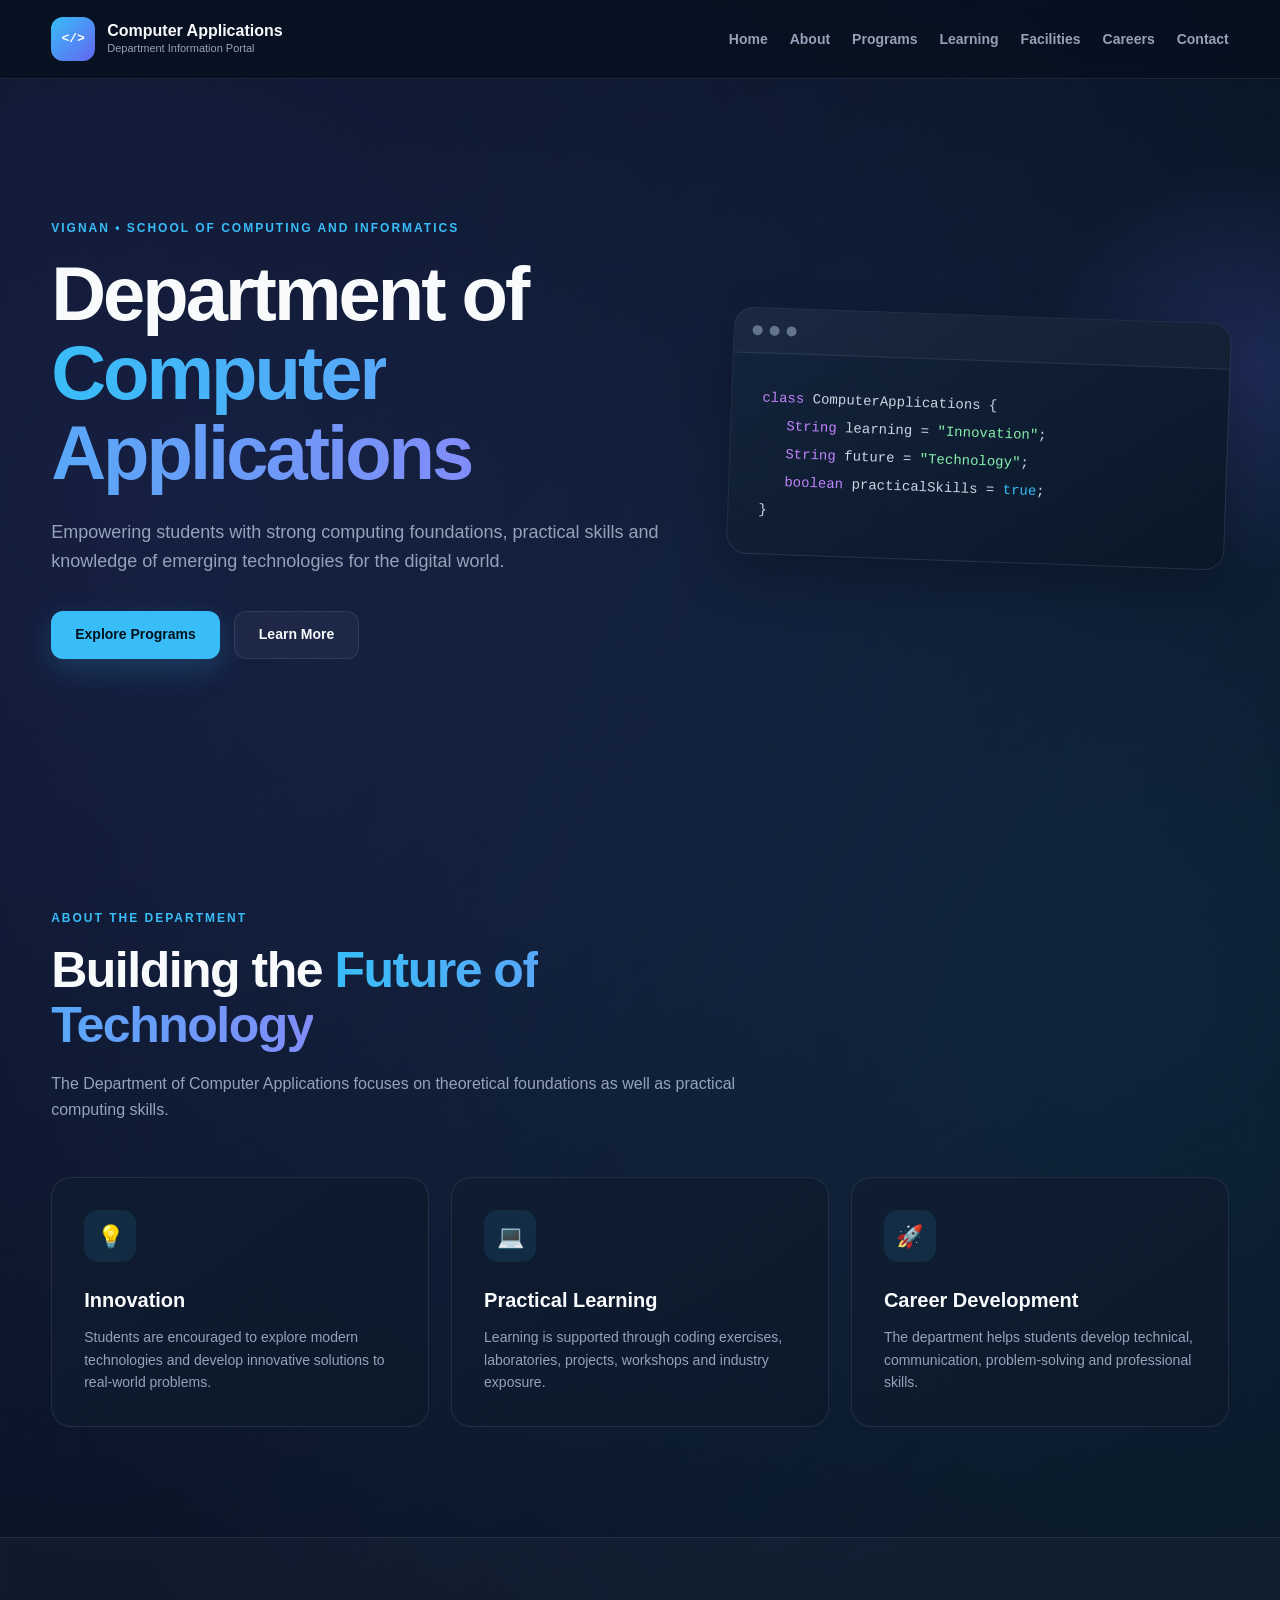
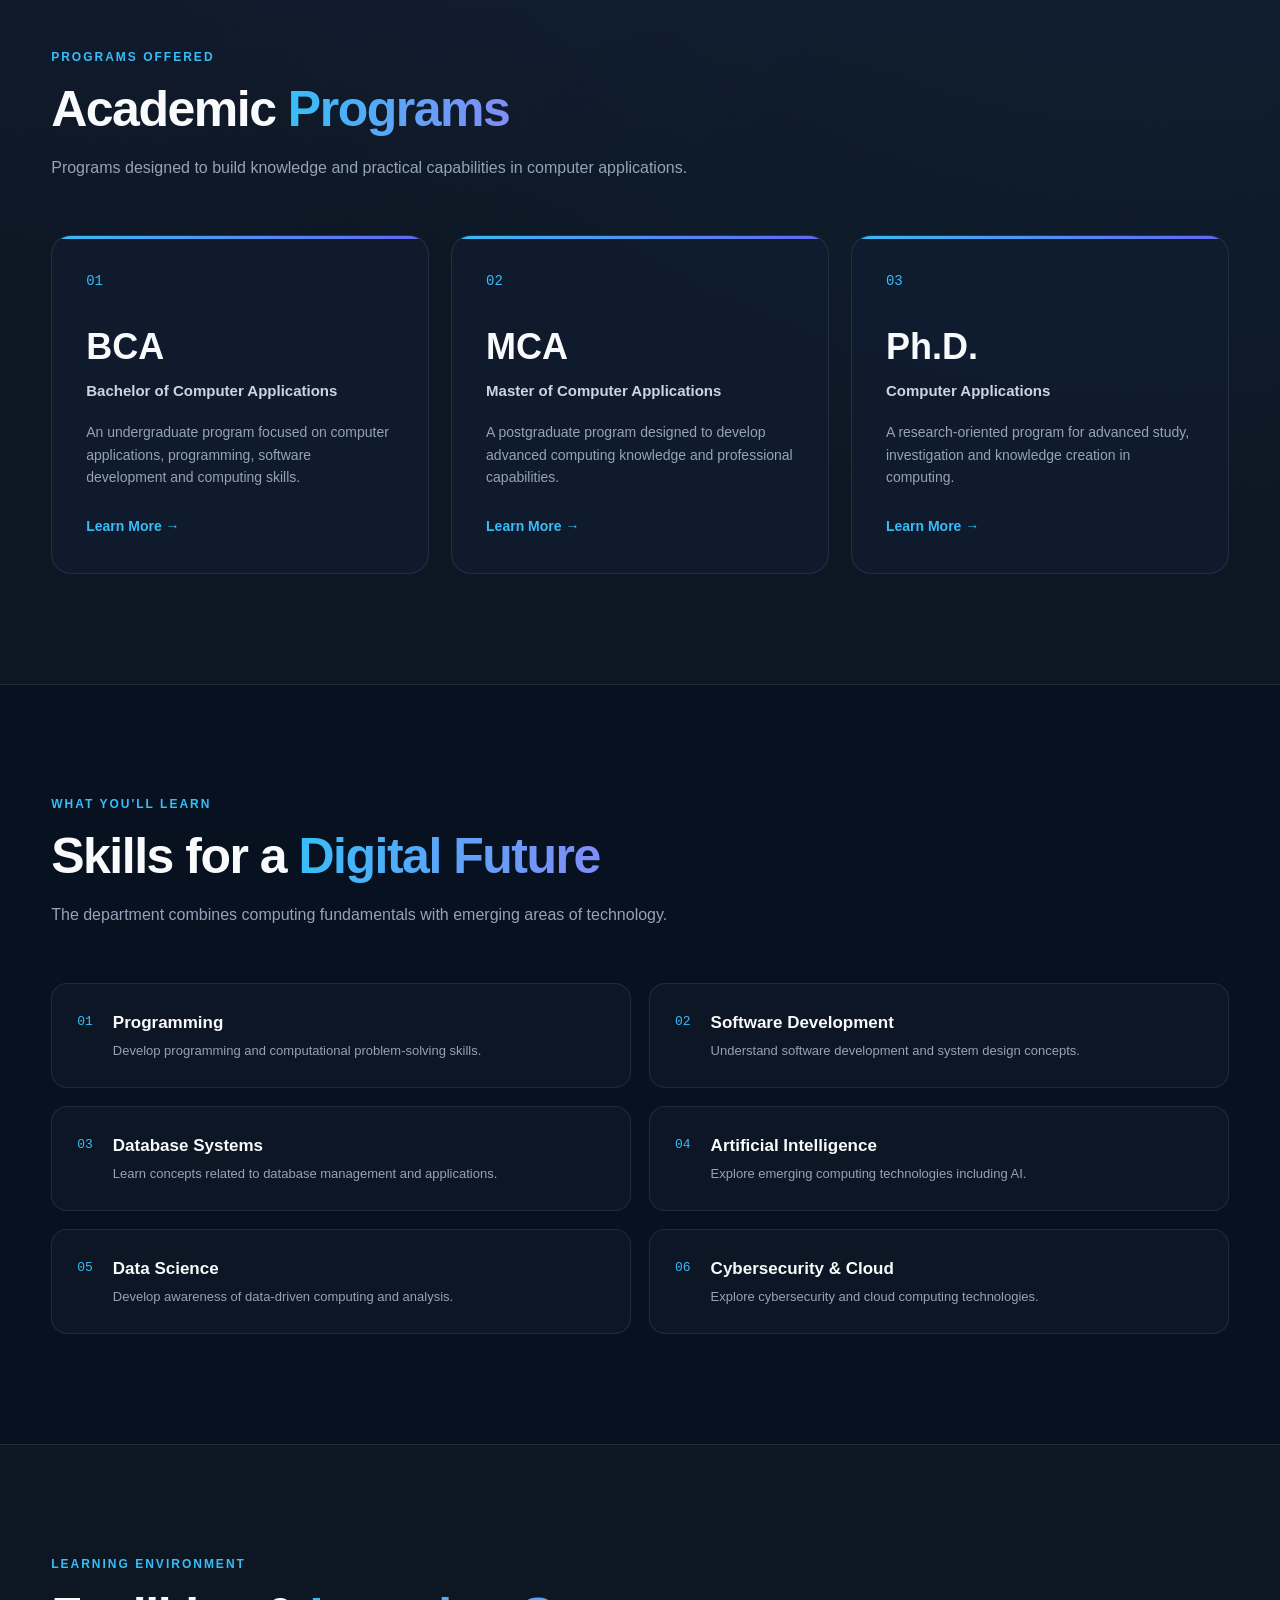
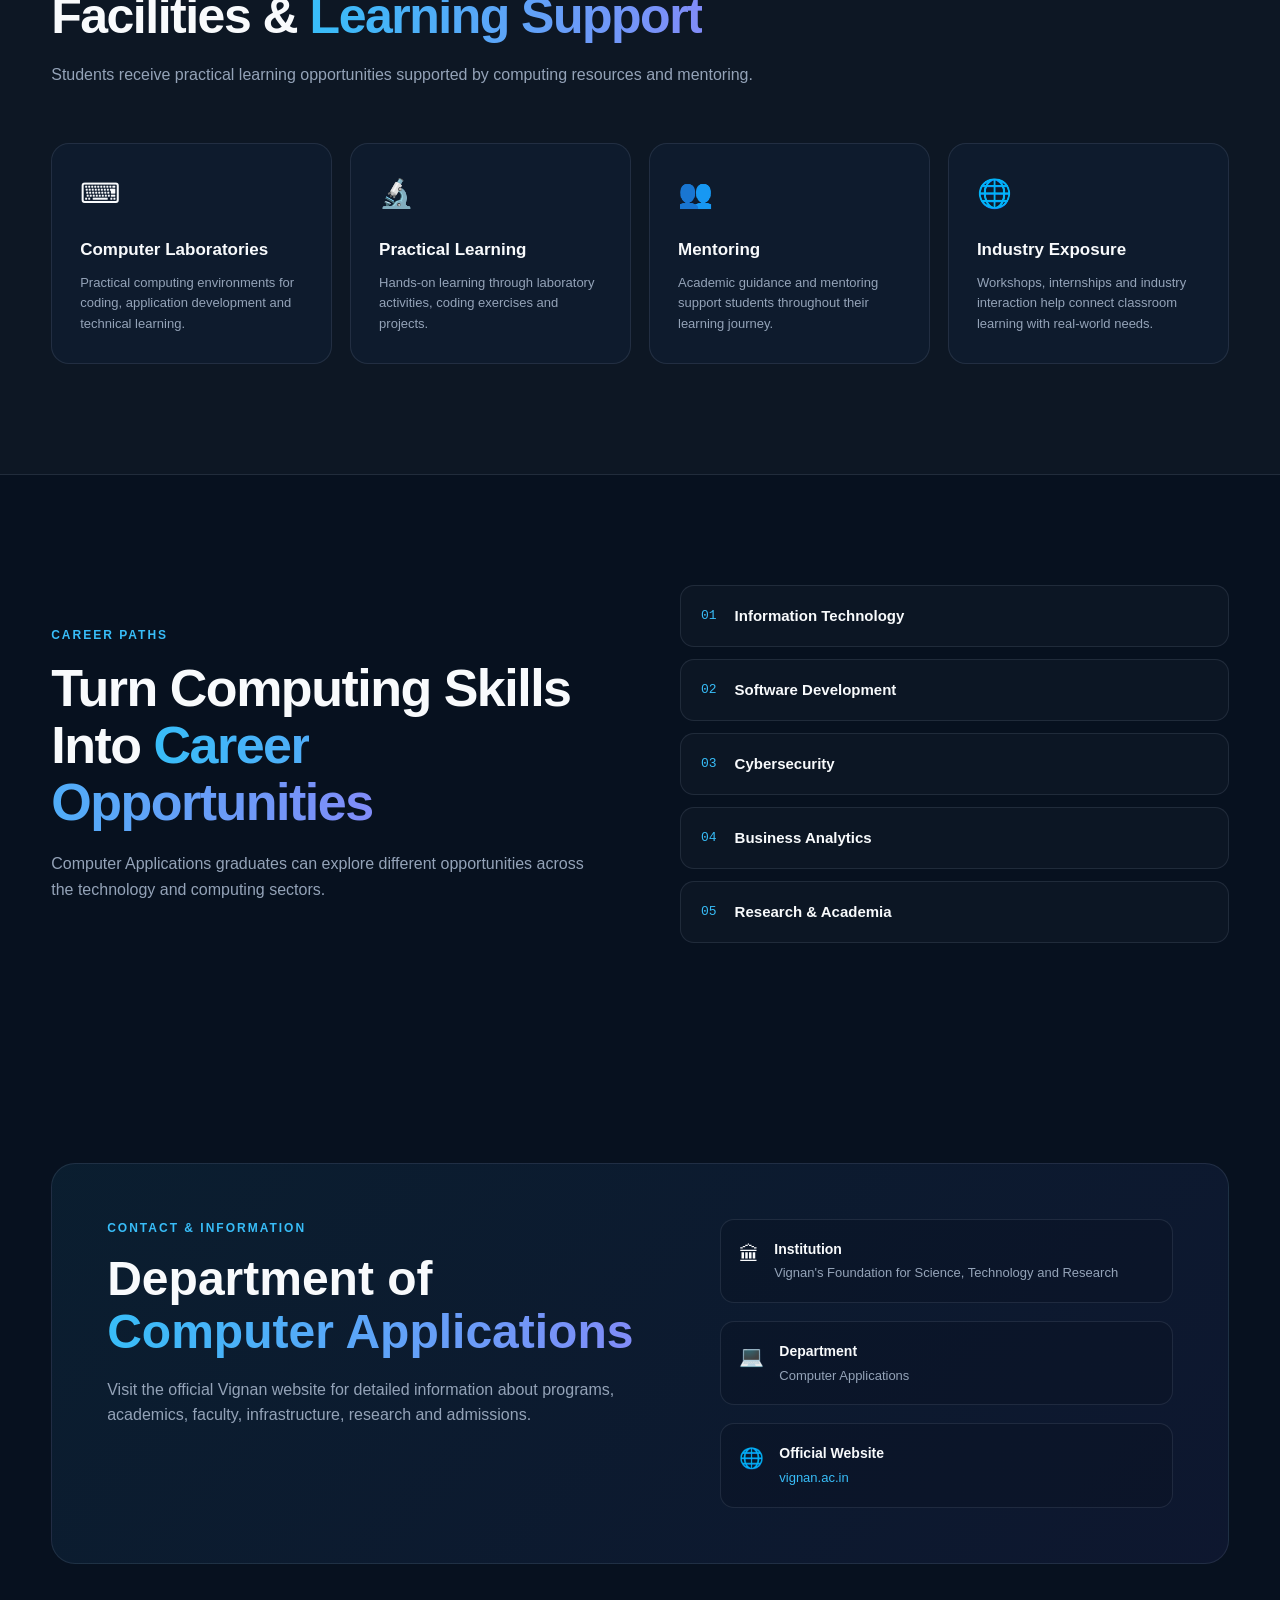
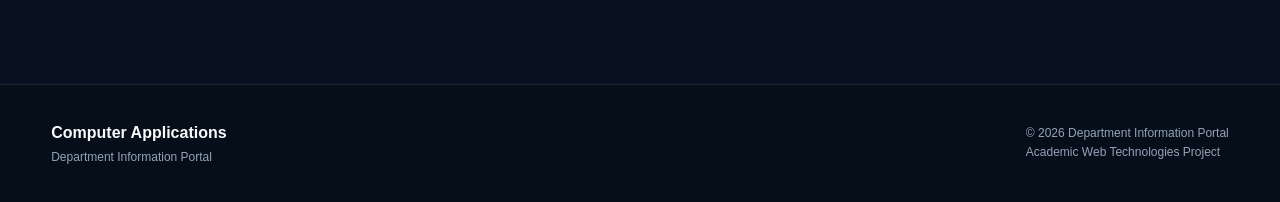
<file: index.html>
<!DOCTYPE html>
<html lang="en">
<head>
    <meta charset="UTF-8">
    <meta name="viewport" content="width=device-width, initial-scale=1.0">

    <title>Department of Computer Applications | Vignan</title>

    <meta name="description"
          content="Department Information Portal for the Department of Computer Applications at Vignan.">

    <link rel="stylesheet" href="style.css">
</head>

<body>

    <!-- ================= HEADER ================= -->
    <header class="header">

        <div class="container nav-container">

            <div class="logo">
                <span class="logo-icon">&lt;/&gt;</span>
                <div>
                    <h2>Computer Applications</h2>
                    <p>Department Information Portal</p>
                </div>
            </div>

            <nav class="navbar">
                <a href="#home">Home</a>
                <a href="#about">About</a>
                <a href="#programs">Programs</a>
                <a href="#learning">Learning</a>
                <a href="#facilities">Facilities</a>
                <a href="#careers">Careers</a>
                <a href="#contact">Contact</a>
            </nav>

        </div>

    </header>


    <!-- ================= HERO SECTION ================= -->
    <main>

        <section id="home" class="hero">

            <div class="container hero-content">

                <div class="hero-text">

                    <p class="small-heading">VIGNAN • SCHOOL OF COMPUTING AND INFORMATICS</p>

                    <h1>
                        Department of
                        <span>Computer Applications</span>
                    </h1>

                    <p class="hero-description">
                        Empowering students with strong computing foundations,
                        practical skills and knowledge of emerging technologies
                        for the digital world.
                    </p>

                    <div class="hero-buttons">
                        <a href="#programs" class="btn primary-btn">
                            Explore Programs
                        </a>

                        <a href="#about" class="btn secondary-btn">
                            Learn More
                        </a>
                    </div>

                </div>


                <div class="hero-card">

                    <div class="code-window">

                        <div class="window-top">
                            <span></span>
                            <span></span>
                            <span></span>
                        </div>

                        <div class="code-content">
                            <p><span class="code-keyword">class</span> ComputerApplications {</p>

                            <p class="indent">
                                <span class="code-keyword">String</span> learning =
                                <span class="code-string">"Innovation"</span>;
                            </p>

                            <p class="indent">
                                <span class="code-keyword">String</span> future =
                                <span class="code-string">"Technology"</span>;
                            </p>

                            <p class="indent">
                                <span class="code-keyword">boolean</span> practicalSkills =
                                <span class="code-value">true</span>;
                            </p>

                            <p>}</p>
                        </div>

                    </div>

                </div>

            </div>

        </section>


        <!-- ================= ABOUT SECTION ================= -->
        <section id="about" class="section">

            <div class="container">

                <div class="section-heading">
                    <p class="section-label">ABOUT THE DEPARTMENT</p>
                    <h2>Building the <span>Future of Technology</span></h2>
                    <p>
                        The Department of Computer Applications focuses on
                        theoretical foundations as well as practical computing skills.
                    </p>
                </div>


                <div class="about-grid">

                    <div class="about-card">

                        <div class="icon-box">💡</div>

                        <h3>Innovation</h3>

                        <p>
                            Students are encouraged to explore modern technologies
                            and develop innovative solutions to real-world problems.
                        </p>

                    </div>


                    <div class="about-card">

                        <div class="icon-box">💻</div>

                        <h3>Practical Learning</h3>

                        <p>
                            Learning is supported through coding exercises, laboratories,
                            projects, workshops and industry exposure.
                        </p>

                    </div>


                    <div class="about-card">

                        <div class="icon-box">🚀</div>

                        <h3>Career Development</h3>

                        <p>
                            The department helps students develop technical,
                            communication, problem-solving and professional skills.
                        </p>

                    </div>

                </div>

            </div>

        </section>


        <!-- ================= PROGRAMS SECTION ================= -->
        <section id="programs" class="section dark-section">

            <div class="container">

                <div class="section-heading">
                    <p class="section-label">PROGRAMS OFFERED</p>

                    <h2>Academic <span>Programs</span></h2>

                    <p>
                        Programs designed to build knowledge and practical
                        capabilities in computer applications.
                    </p>
                </div>


                <div class="program-grid">

                    <article class="program-card">

                        <div class="program-number">01</div>

                        <h3>BCA</h3>

                        <h4>Bachelor of Computer Applications</h4>

                        <p>
                            An undergraduate program focused on computer applications,
                            programming, software development and computing skills.
                        </p>

                        <a href="#contact">Learn More →</a>

                    </article>


                    <article class="program-card">

                        <div class="program-number">02</div>

                        <h3>MCA</h3>

                        <h4>Master of Computer Applications</h4>

                        <p>
                            A postgraduate program designed to develop advanced
                            computing knowledge and professional capabilities.
                        </p>

                        <a href="#contact">Learn More →</a>

                    </article>


                    <article class="program-card">

                        <div class="program-number">03</div>

                        <h3>Ph.D.</h3>

                        <h4>Computer Applications</h4>

                        <p>
                            A research-oriented program for advanced study,
                            investigation and knowledge creation in computing.
                        </p>

                        <a href="#contact">Learn More →</a>

                    </article>

                </div>

            </div>

        </section>


        <!-- ================= LEARNING SECTION ================= -->
        <section id="learning" class="section">

            <div class="container">

                <div class="section-heading">
                    <p class="section-label">WHAT YOU'LL LEARN</p>

                    <h2>Skills for a <span>Digital Future</span></h2>

                    <p>
                        The department combines computing fundamentals with
                        emerging areas of technology.
                    </p>
                </div>


                <div class="skills-grid">

                    <div class="skill-item">
                        <span>01</span>
                        <div>
                            <h3>Programming</h3>
                            <p>Develop programming and computational problem-solving skills.</p>
                        </div>
                    </div>


                    <div class="skill-item">
                        <span>02</span>
                        <div>
                            <h3>Software Development</h3>
                            <p>Understand software development and system design concepts.</p>
                        </div>
                    </div>


                    <div class="skill-item">
                        <span>03</span>
                        <div>
                            <h3>Database Systems</h3>
                            <p>Learn concepts related to database management and applications.</p>
                        </div>
                    </div>


                    <div class="skill-item">
                        <span>04</span>
                        <div>
                            <h3>Artificial Intelligence</h3>
                            <p>Explore emerging computing technologies including AI.</p>
                        </div>
                    </div>


                    <div class="skill-item">
                        <span>05</span>
                        <div>
                            <h3>Data Science</h3>
                            <p>Develop awareness of data-driven computing and analysis.</p>
                        </div>
                    </div>


                    <div class="skill-item">
                        <span>06</span>
                        <div>
                            <h3>Cybersecurity & Cloud</h3>
                            <p>Explore cybersecurity and cloud computing technologies.</p>
                        </div>
                    </div>

                </div>

            </div>

        </section>


        <!-- ================= FACILITIES SECTION ================= -->
        <section id="facilities" class="section dark-section">

            <div class="container">

                <div class="section-heading">
                    <p class="section-label">LEARNING ENVIRONMENT</p>

                    <h2>Facilities & <span>Learning Support</span></h2>

                    <p>
                        Students receive practical learning opportunities supported
                        by computing resources and mentoring.
                    </p>
                </div>


                <div class="facility-grid">

                    <div class="facility-card">
                        <div class="facility-icon">⌨</div>
                        <h3>Computer Laboratories</h3>
                        <p>
                            Practical computing environments for coding,
                            application development and technical learning.
                        </p>
                    </div>


                    <div class="facility-card">
                        <div class="facility-icon">🔬</div>
                        <h3>Practical Learning</h3>
                        <p>
                            Hands-on learning through laboratory activities,
                            coding exercises and projects.
                        </p>
                    </div>


                    <div class="facility-card">
                        <div class="facility-icon">👥</div>
                        <h3>Mentoring</h3>
                        <p>
                            Academic guidance and mentoring support students
                            throughout their learning journey.
                        </p>
                    </div>


                    <div class="facility-card">
                        <div class="facility-icon">🌐</div>
                        <h3>Industry Exposure</h3>
                        <p>
                            Workshops, internships and industry interaction
                            help connect classroom learning with real-world needs.
                        </p>
                    </div>

                </div>

            </div>

        </section>


        <!-- ================= CAREERS SECTION ================= -->
        <section id="careers" class="section">

            <div class="container">

                <div class="career-content">

                    <div class="career-text">

                        <p class="section-label">CAREER PATHS</p>

                        <h2>
                            Turn Computing Skills Into
                            <span>Career Opportunities</span>
                        </h2>

                        <p>
                            Computer Applications graduates can explore different
                            opportunities across the technology and computing sectors.
                        </p>

                    </div>


                    <div class="career-list">

                        <div class="career-item">
                            <span>01</span>
                            <strong>Information Technology</strong>
                        </div>

                        <div class="career-item">
                            <span>02</span>
                            <strong>Software Development</strong>
                        </div>

                        <div class="career-item">
                            <span>03</span>
                            <strong>Cybersecurity</strong>
                        </div>

                        <div class="career-item">
                            <span>04</span>
                            <strong>Business Analytics</strong>
                        </div>

                        <div class="career-item">
                            <span>05</span>
                            <strong>Research & Academia</strong>
                        </div>

                    </div>

                </div>

            </div>

        </section>


        <!-- ================= CONTACT SECTION ================= -->
        <section id="contact" class="section contact-section">

            <div class="container">

                <div class="contact-box">

                    <div>

                        <p class="section-label">CONTACT & INFORMATION</p>

                        <h2>Department of <span>Computer Applications</span></h2>

                        <p>
                            Visit the official Vignan website for detailed
                            information about programs, academics, faculty,
                            infrastructure, research and admissions.
                        </p>

                    </div>


                    <div class="contact-details">

                        <div class="contact-item">
                            <span>🏛</span>
                            <div>
                                <strong>Institution</strong>
                                <p>Vignan's Foundation for Science, Technology and Research</p>
                            </div>
                        </div>


                        <div class="contact-item">
                            <span>💻</span>
                            <div>
                                <strong>Department</strong>
                                <p>Computer Applications</p>
                            </div>
                        </div>


                        <div class="contact-item">
                            <span>🌐</span>
                            <div>
                                <strong>Official Website</strong>
                                <p>
                                    <a href="https://vignan.ac.in/"
                                       target="_blank"
                                       rel="noopener">
                                        vignan.ac.in
                                    </a>
                                </p>
                            </div>
                        </div>

                    </div>

                </div>

            </div>

        </section>

    </main>


    <!-- ================= FOOTER ================= -->
    <footer class="footer">

        <div class="container footer-content">

            <div>
                <h3>Computer Applications</h3>
                <p>Department Information Portal</p>
            </div>

            <div>
                <p>
                    © 2026 Department Information Portal
                </p>
                <p>
                    Academic Web Technologies Project
                </p>
            </div>

        </div>

    </footer>

</body>
</html>
</file>
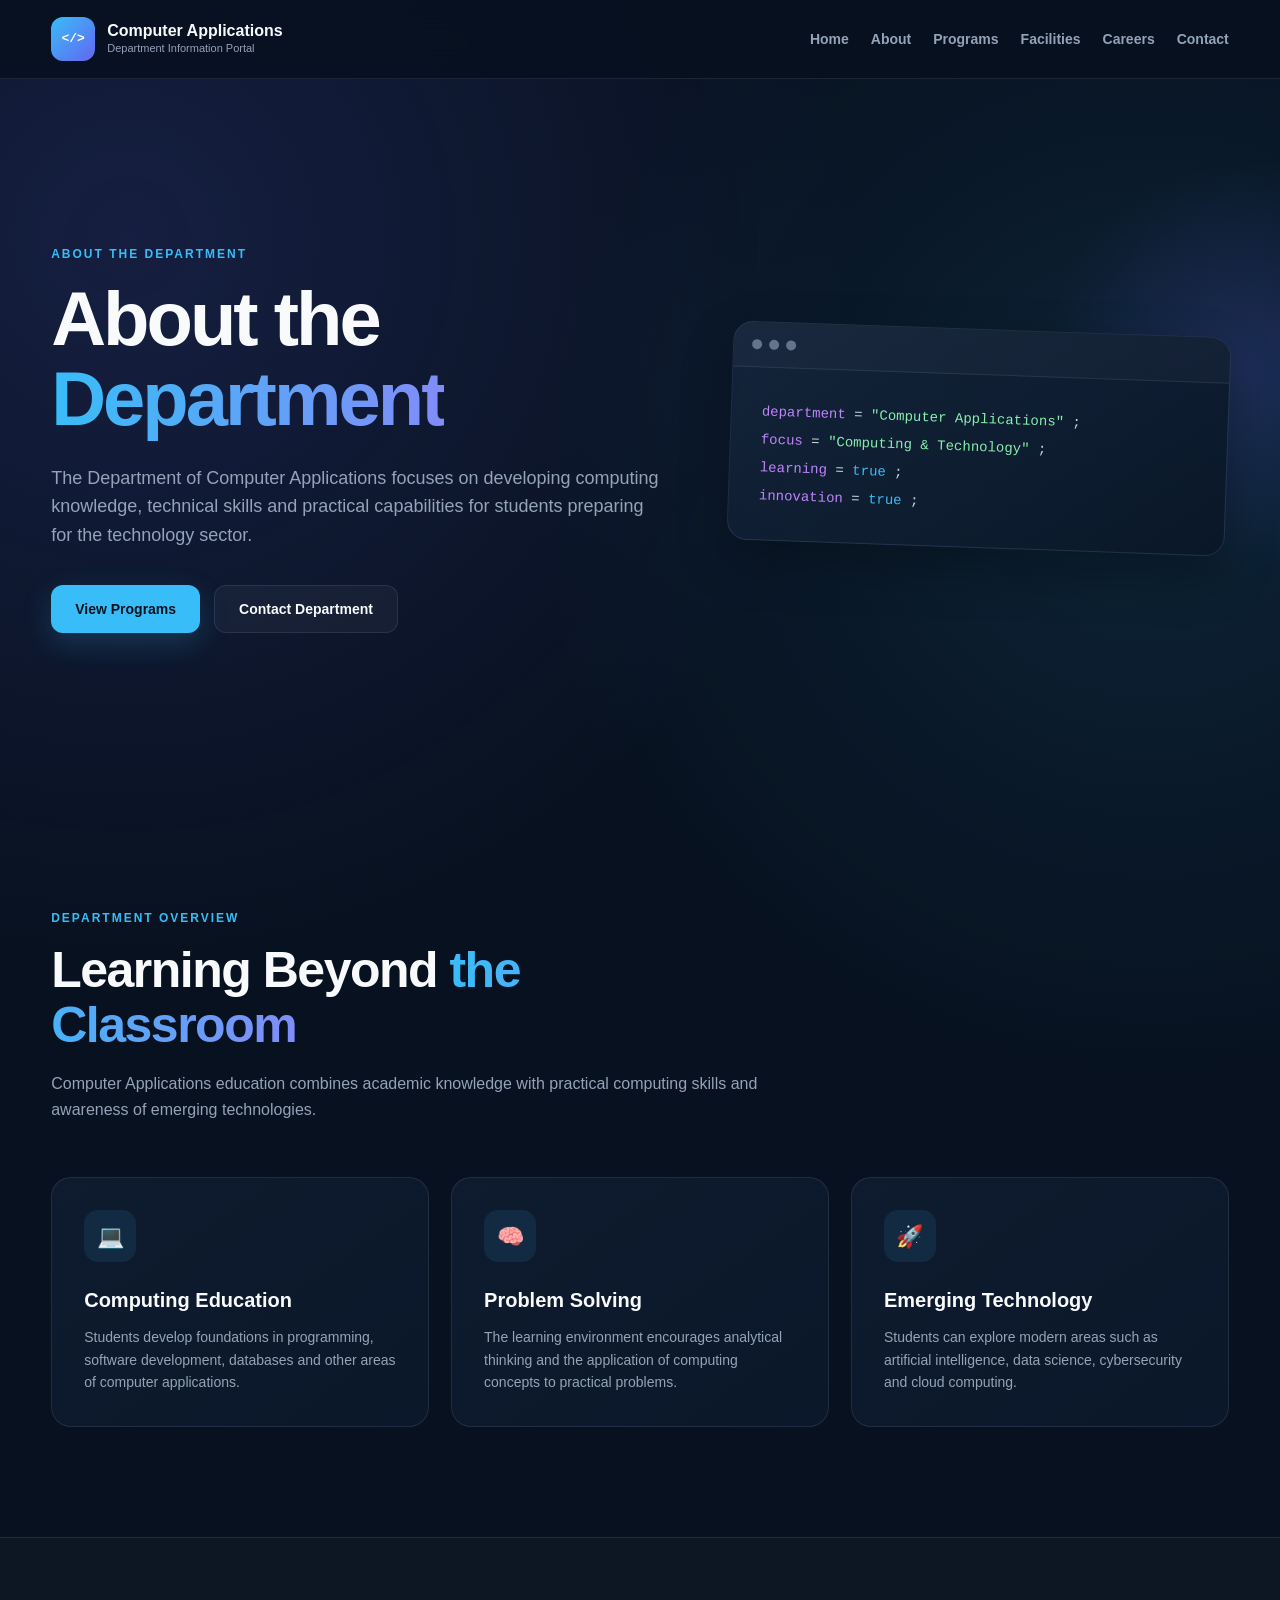
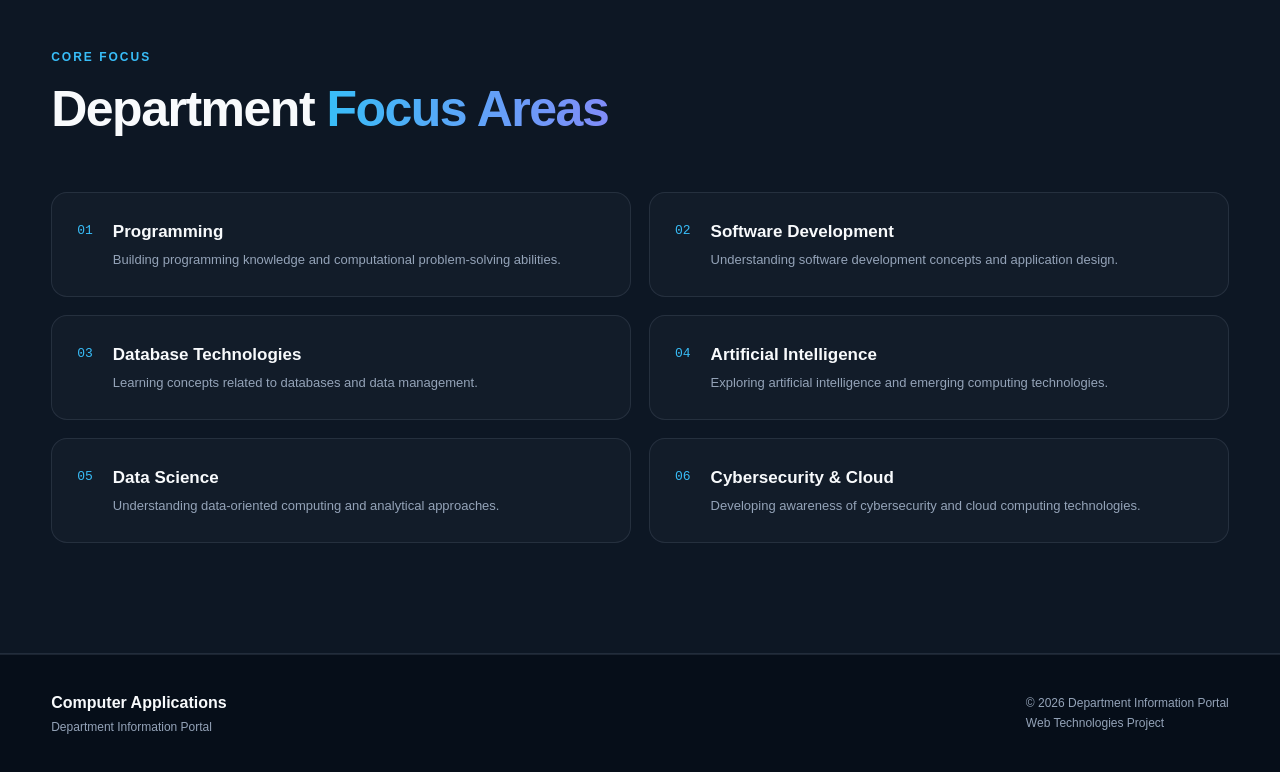
<file: about.html>
<!DOCTYPE html>
<html lang="en">

<head>
    <meta charset="UTF-8">
    <meta name="viewport" content="width=device-width, initial-scale=1.0">

    <title>About Department | Computer Applications</title>

    <meta name="description"
          content="About the Department of Computer Applications.">

    <link rel="stylesheet" href="style.css">
</head>

<body>

    <!-- HEADER -->
    <header class="header">

        <div class="container nav-container">

            <div class="logo">
                <span class="logo-icon">&lt;/&gt;</span>

                <div>
                    <h2>Computer Applications</h2>
                    <p>Department Information Portal</p>
                </div>
            </div>

            <nav class="navbar">
                <a href="index.html">Home</a>
                <a href="about.html">About</a>
                <a href="programs.html">Programs</a>
                <a href="facilities.html">Facilities</a>
                <a href="careers.html">Careers</a>
                <a href="contact.html">Contact</a>
            </nav>

        </div>

    </header>


    <!-- PAGE HERO -->
    <section class="hero">

        <div class="container hero-content">

            <div class="hero-text">

                <p class="small-heading">
                    ABOUT THE DEPARTMENT
                </p>

                <h1>
                    About the
                    <span>Department</span>
                </h1>

                <p class="hero-description">
                    The Department of Computer Applications focuses on
                    developing computing knowledge, technical skills and
                    practical capabilities for students preparing for the
                    technology sector.
                </p>

                <div class="hero-buttons">

                    <a href="programs.html" class="btn primary-btn">
                        View Programs
                    </a>

                    <a href="contact.html" class="btn secondary-btn">
                        Contact Department
                    </a>

                </div>

            </div>


            <div class="hero-card">

                <div class="code-window">

                    <div class="window-top">
                        <span></span>
                        <span></span>
                        <span></span>
                    </div>

                    <div class="code-content">

                        <p>
                            <span class="code-keyword">department</span> =
                            <span class="code-string">
                                "Computer Applications"
                            </span>;
                        </p>

                        <p>
                            <span class="code-keyword">focus</span> =
                            <span class="code-string">
                                "Computing & Technology"
                            </span>;
                        </p>

                        <p>
                            <span class="code-keyword">learning</span> =
                            <span class="code-value">
                                true
                            </span>;
                        </p>

                        <p>
                            <span class="code-keyword">innovation</span> =
                            <span class="code-value">
                                true
                            </span>;
                        </p>

                    </div>

                </div>

            </div>

        </div>

    </section>


    <!-- ABOUT CONTENT -->
    <section class="section">

        <div class="container">

            <div class="section-heading">

                <p class="section-label">
                    DEPARTMENT OVERVIEW
                </p>

                <h2>
                    Learning Beyond
                    <span>the Classroom</span>
                </h2>

                <p>
                    Computer Applications education combines academic
                    knowledge with practical computing skills and
                    awareness of emerging technologies.
                </p>

            </div>


            <div class="about-grid">

                <div class="about-card">

                    <div class="icon-box">
                        💻
                    </div>

                    <h3>
                        Computing Education
                    </h3>

                    <p>
                        Students develop foundations in programming,
                        software development, databases and other areas
                        of computer applications.
                    </p>

                </div>


                <div class="about-card">

                    <div class="icon-box">
                        🧠
                    </div>

                    <h3>
                        Problem Solving
                    </h3>

                    <p>
                        The learning environment encourages analytical
                        thinking and the application of computing concepts
                        to practical problems.
                    </p>

                </div>


                <div class="about-card">

                    <div class="icon-box">
                        🚀
                    </div>

                    <h3>
                        Emerging Technology
                    </h3>

                    <p>
                        Students can explore modern areas such as artificial
                        intelligence, data science, cybersecurity and cloud
                        computing.
                    </p>

                </div>

            </div>

        </div>

    </section>


    <!-- FOCUS AREAS -->
    <section class="section dark-section">

        <div class="container">

            <div class="section-heading">

                <p class="section-label">
                    CORE FOCUS
                </p>

                <h2>
                    Department
                    <span>Focus Areas</span>
                </h2>

            </div>


            <div class="skills-grid">

                <div class="skill-item">
                    <span>01</span>

                    <div>
                        <h3>Programming</h3>

                        <p>
                            Building programming knowledge and computational
                            problem-solving abilities.
                        </p>
                    </div>
                </div>


                <div class="skill-item">
                    <span>02</span>

                    <div>
                        <h3>Software Development</h3>

                        <p>
                            Understanding software development concepts
                            and application design.
                        </p>
                    </div>
                </div>


                <div class="skill-item">
                    <span>03</span>

                    <div>
                        <h3>Database Technologies</h3>

                        <p>
                            Learning concepts related to databases and
                            data management.
                        </p>
                    </div>
                </div>


                <div class="skill-item">
                    <span>04</span>

                    <div>
                        <h3>Artificial Intelligence</h3>

                        <p>
                            Exploring artificial intelligence and emerging
                            computing technologies.
                        </p>
                    </div>
                </div>


                <div class="skill-item">
                    <span>05</span>

                    <div>
                        <h3>Data Science</h3>

                        <p>
                            Understanding data-oriented computing and
                            analytical approaches.
                        </p>
                    </div>
                </div>


                <div class="skill-item">
                    <span>06</span>

                    <div>
                        <h3>Cybersecurity & Cloud</h3>

                        <p>
                            Developing awareness of cybersecurity and
                            cloud computing technologies.
                        </p>
                    </div>
                </div>

            </div>

        </div>

    </section>


    <!-- FOOTER -->
    <footer class="footer">

        <div class="container footer-content">

            <div>
                <h3>
                    Computer Applications
                </h3>

                <p>
                    Department Information Portal
                </p>
            </div>

            <div>
                <p>
                    © 2026 Department Information Portal
                </p>

                <p>
                    Web Technologies Project
                </p>
            </div>

        </div>

    </footer>

</body>
</html>
</file>
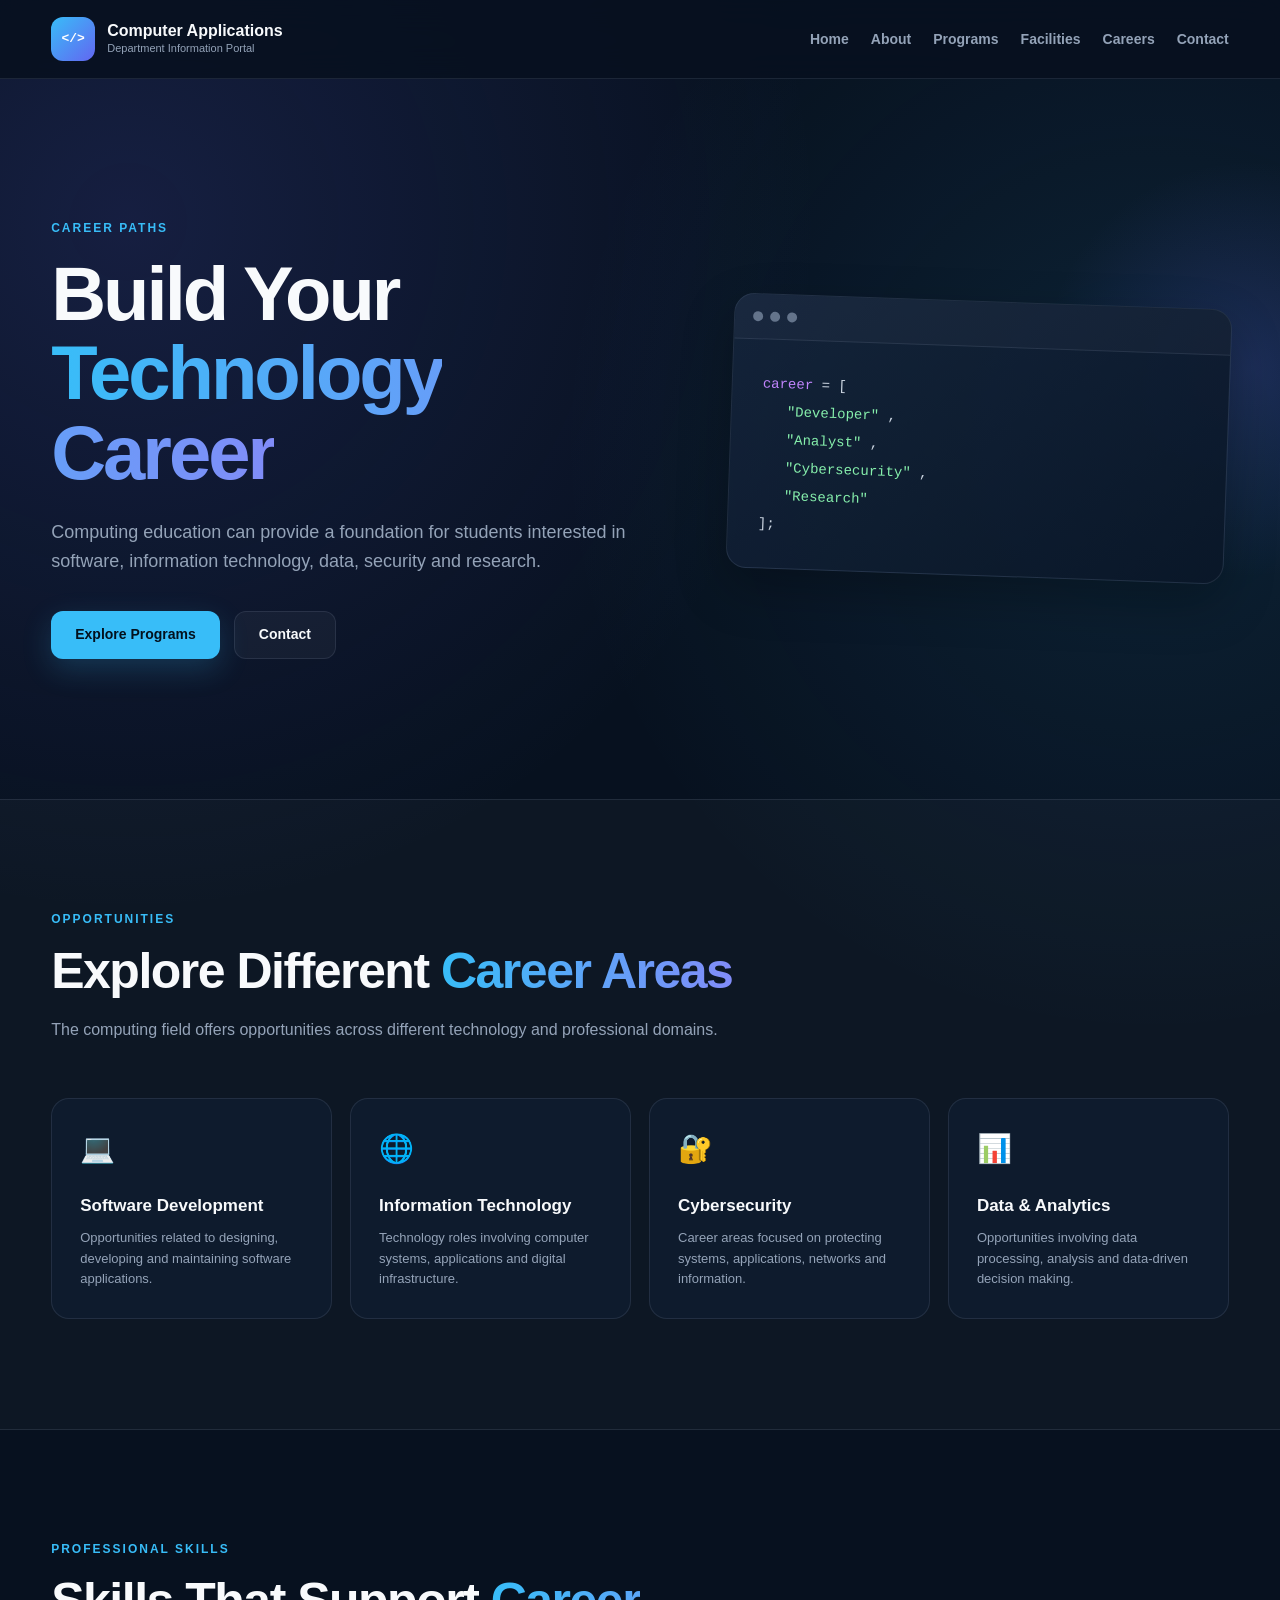
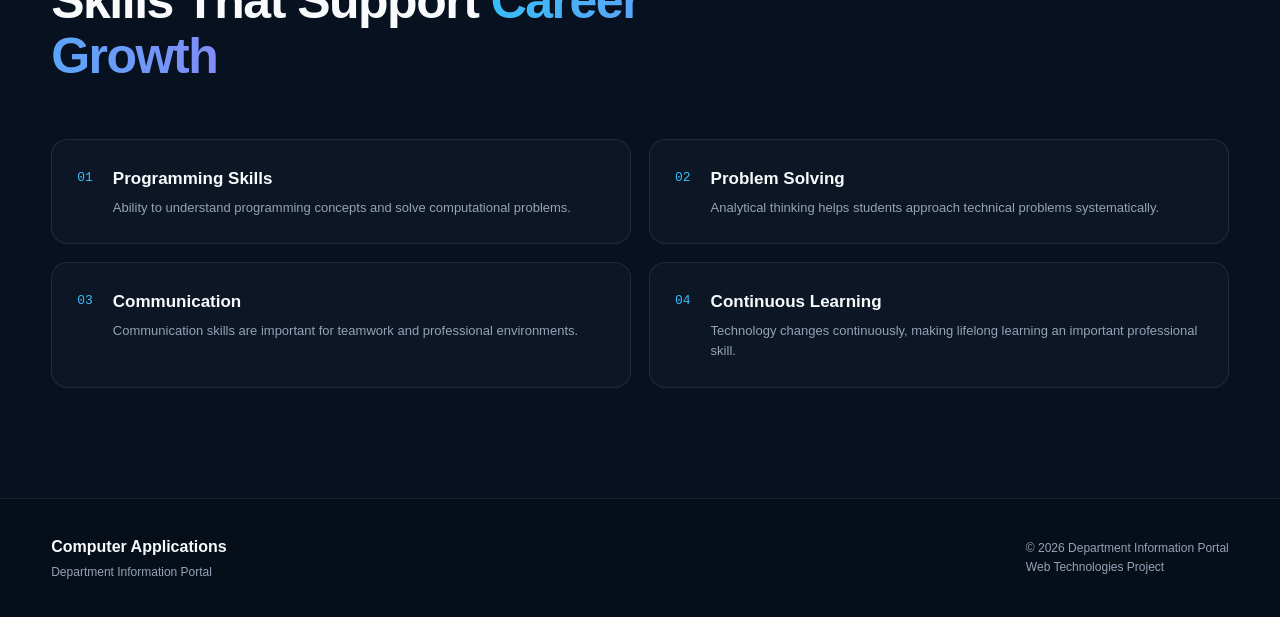
<file: careers.html>
<!DOCTYPE html>
<html lang="en">

<head>

    <meta charset="UTF-8">

    <meta name="viewport"
          content="width=device-width, initial-scale=1.0">

    <title>Career Paths | Computer Applications</title>

    <meta name="description"
          content="Career opportunities related to Computer Applications.">

    <link rel="stylesheet" href="style.css">

</head>


<body>


    <!-- HEADER -->

    <header class="header">

        <div class="container nav-container">

            <div class="logo">

                <span class="logo-icon">
                    &lt;/&gt;
                </span>

                <div>

                    <h2>
                        Computer Applications
                    </h2>

                    <p>
                        Department Information Portal
                    </p>

                </div>

            </div>


            <nav class="navbar">

                <a href="index.html">
                    Home
                </a>

                <a href="about.html">
                    About
                </a>

                <a href="programs.html">
                    Programs
                </a>

                <a href="facilities.html">
                    Facilities
                </a>

                <a href="careers.html">
                    Careers
                </a>

                <a href="contact.html">
                    Contact
                </a>

            </nav>

        </div>

    </header>



    <!-- HERO -->

    <section class="hero">

        <div class="container hero-content">

            <div class="hero-text">

                <p class="small-heading">
                    CAREER PATHS
                </p>

                <h1>
                    Build Your
                    <span>Technology Career</span>
                </h1>

                <p class="hero-description">
                    Computing education can provide a foundation for
                    students interested in software, information
                    technology, data, security and research.
                </p>

                <div class="hero-buttons">

                    <a href="programs.html"
                       class="btn primary-btn">

                        Explore Programs

                    </a>

                    <a href="contact.html"
                       class="btn secondary-btn">

                        Contact

                    </a>

                </div>

            </div>


            <div class="hero-card">

                <div class="code-window">

                    <div class="window-top">

                        <span></span>
                        <span></span>
                        <span></span>

                    </div>


                    <div class="code-content">

                        <p>
                            <span class="code-keyword">
                                career
                            </span> = [
                        </p>

                        <p class="indent">
                            <span class="code-string">
                                "Developer"
                            </span>,
                        </p>

                        <p class="indent">
                            <span class="code-string">
                                "Analyst"
                            </span>,
                        </p>

                        <p class="indent">
                            <span class="code-string">
                                "Cybersecurity"
                            </span>,
                        </p>

                        <p class="indent">
                            <span class="code-string">
                                "Research"
                            </span>
                        </p>

                        <p>];</p>

                    </div>

                </div>

            </div>

        </div>

    </section>



    <!-- CAREER OPTIONS -->

    <section class="section dark-section">

        <div class="container">

            <div class="section-heading">

                <p class="section-label">
                    OPPORTUNITIES
                </p>

                <h2>
                    Explore Different
                    <span>Career Areas</span>
                </h2>

                <p>
                    The computing field offers opportunities across
                    different technology and professional domains.
                </p>

            </div>


            <div class="facility-grid">


                <div class="facility-card">

                    <div class="facility-icon">
                        💻
                    </div>

                    <h3>
                        Software Development
                    </h3>

                    <p>
                        Opportunities related to designing,
                        developing and maintaining software
                        applications.
                    </p>

                </div>



                <div class="facility-card">

                    <div class="facility-icon">
                        🌐
                    </div>

                    <h3>
                        Information Technology
                    </h3>

                    <p>
                        Technology roles involving computer systems,
                        applications and digital infrastructure.
                    </p>

                </div>



                <div class="facility-card">

                    <div class="facility-icon">
                        🔐
                    </div>

                    <h3>
                        Cybersecurity
                    </h3>

                    <p>
                        Career areas focused on protecting systems,
                        applications, networks and information.
                    </p>

                </div>



                <div class="facility-card">

                    <div class="facility-icon">
                        📊
                    </div>

                    <h3>
                        Data & Analytics
                    </h3>

                    <p>
                        Opportunities involving data processing,
                        analysis and data-driven decision making.
                    </p>

                </div>

            </div>

        </div>

    </section>



    <!-- CAREER SKILLS -->

    <section class="section">

        <div class="container">

            <div class="section-heading">

                <p class="section-label">
                    PROFESSIONAL SKILLS
                </p>

                <h2>
                    Skills That Support
                    <span>Career Growth</span>
                </h2>

            </div>


            <div class="skills-grid">


                <div class="skill-item">

                    <span>01</span>

                    <div>

                        <h3>
                            Programming Skills
                        </h3>

                        <p>
                            Ability to understand programming
                            concepts and solve computational problems.
                        </p>

                    </div>

                </div>



                <div class="skill-item">

                    <span>02</span>

                    <div>

                        <h3>
                            Problem Solving
                        </h3>

                        <p>
                            Analytical thinking helps students
                            approach technical problems systematically.
                        </p>

                    </div>

                </div>



                <div class="skill-item">

                    <span>03</span>

                    <div>

                        <h3>
                            Communication
                        </h3>

                        <p>
                            Communication skills are important for
                            teamwork and professional environments.
                        </p>

                    </div>

                </div>



                <div class="skill-item">

                    <span>04</span>

                    <div>

                        <h3>
                            Continuous Learning
                        </h3>

                        <p>
                            Technology changes continuously, making
                            lifelong learning an important professional skill.
                        </p>

                    </div>

                </div>

            </div>

        </div>

    </section>



    <!-- FOOTER -->

    <footer class="footer">

        <div class="container footer-content">

            <div>

                <h3>
                    Computer Applications
                </h3>

                <p>
                    Department Information Portal
                </p>

            </div>


            <div>

                <p>
                    © 2026 Department Information Portal
                </p>

                <p>
                    Web Technologies Project
                </p>

            </div>

        </div>

    </footer>


</body>
</html>
</file>
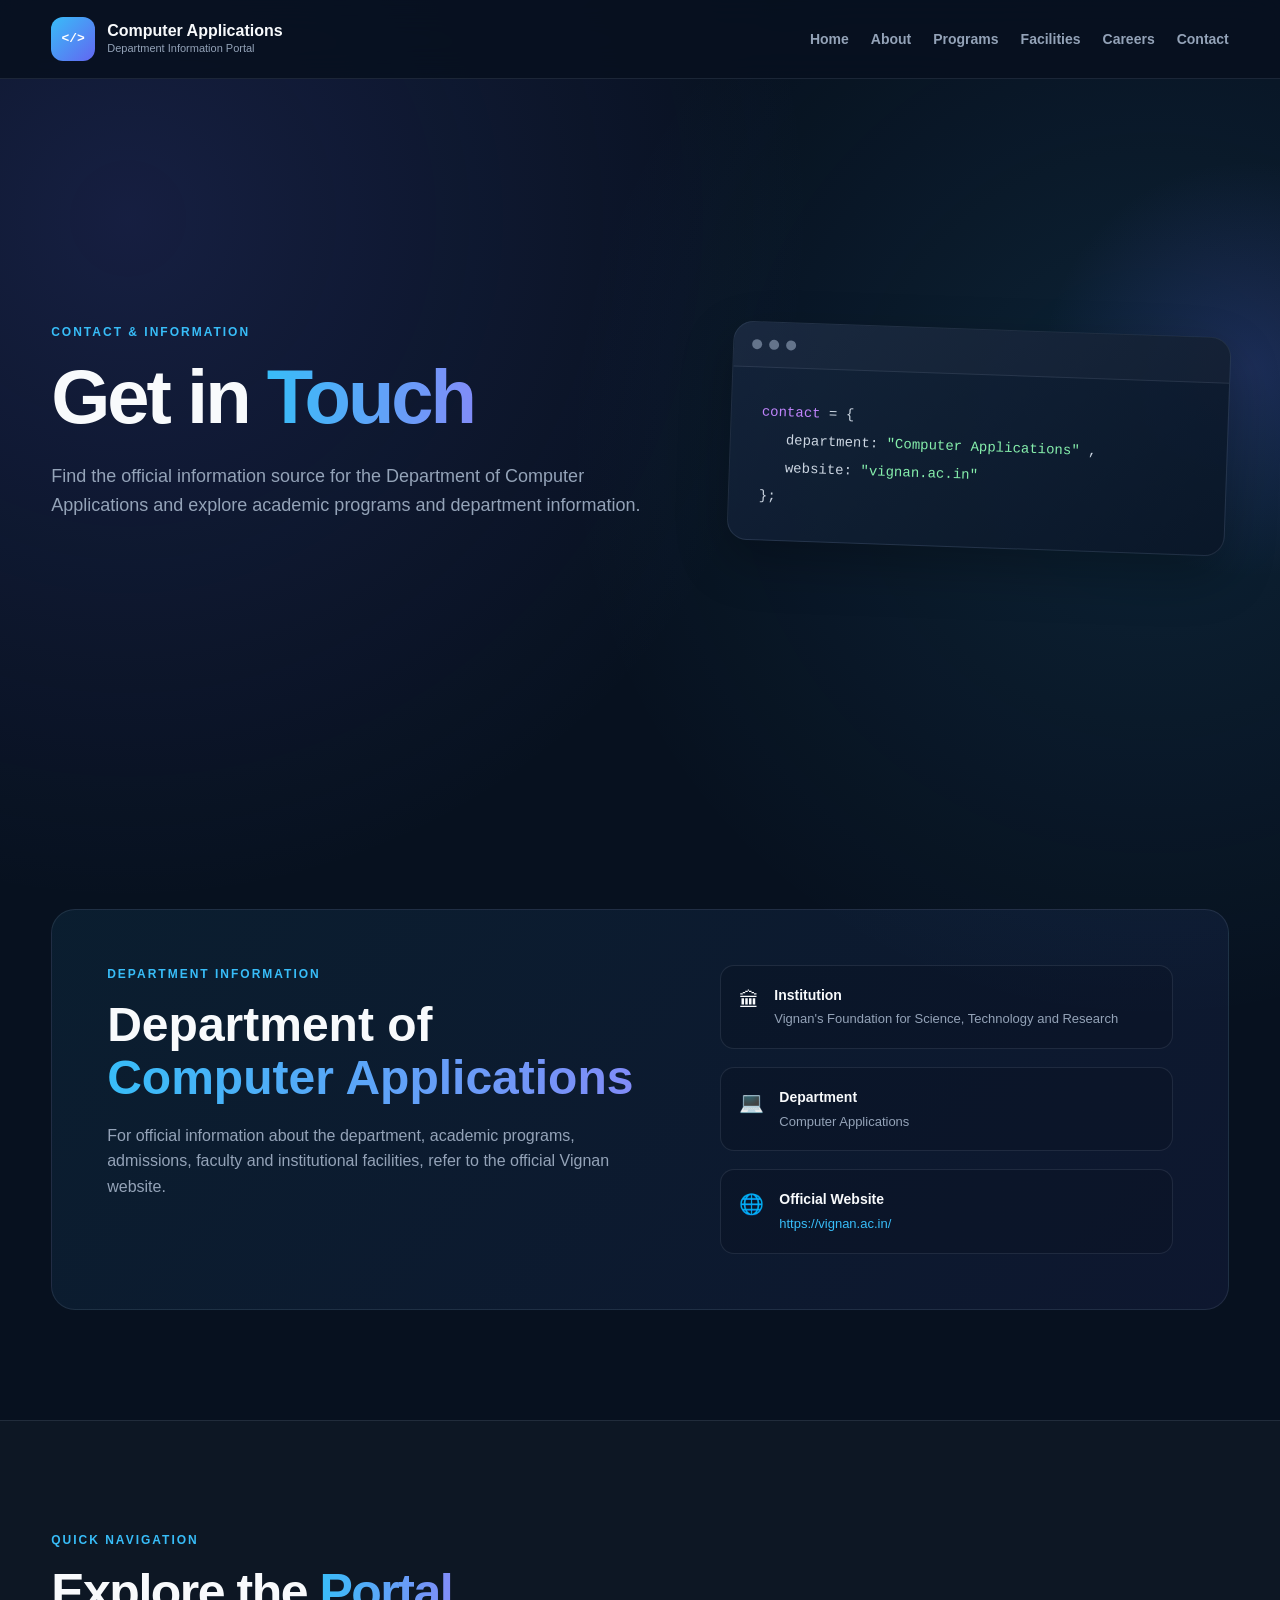
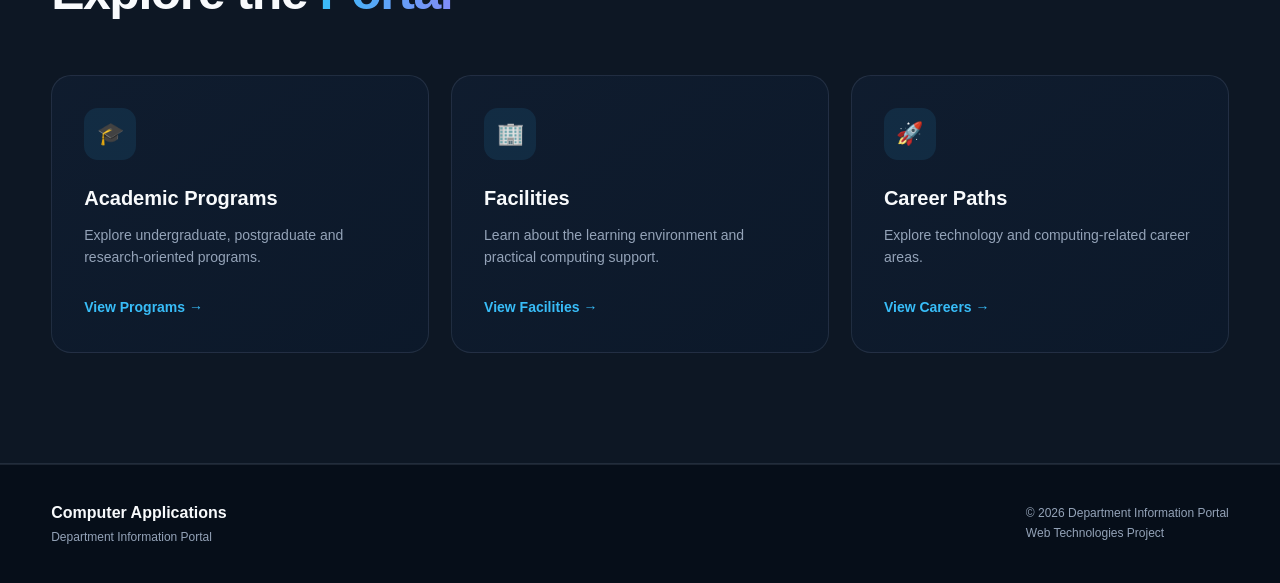
<file: contact.html>
<!DOCTYPE html>
<html lang="en">

<head>

    <meta charset="UTF-8">

    <meta name="viewport"
          content="width=device-width, initial-scale=1.0">

    <title>Contact | Computer Applications</title>

    <meta name="description"
          content="Contact information for the Department of Computer Applications.">

    <link rel="stylesheet" href="style.css">

</head>


<body>


    <!-- HEADER -->

    <header class="header">

        <div class="container nav-container">

            <div class="logo">

                <span class="logo-icon">
                    &lt;/&gt;
                </span>

                <div>

                    <h2>
                        Computer Applications
                    </h2>

                    <p>
                        Department Information Portal
                    </p>

                </div>

            </div>


            <nav class="navbar">

                <a href="index.html">
                    Home
                </a>

                <a href="about.html">
                    About
                </a>

                <a href="programs.html">
                    Programs
                </a>

                <a href="facilities.html">
                    Facilities
                </a>

                <a href="careers.html">
                    Careers
                </a>

                <a href="contact.html">
                    Contact
                </a>

            </nav>

        </div>

    </header>



    <!-- HERO -->

    <section class="hero">

        <div class="container hero-content">

            <div class="hero-text">

                <p class="small-heading">
                    CONTACT & INFORMATION
                </p>

                <h1>
                    Get in
                    <span>Touch</span>
                </h1>

                <p class="hero-description">
                    Find the official information source for the
                    Department of Computer Applications and explore
                    academic programs and department information.
                </p>

            </div>


            <div class="hero-card">

                <div class="code-window">

                    <div class="window-top">

                        <span></span>
                        <span></span>
                        <span></span>

                    </div>


                    <div class="code-content">

                        <p>
                            <span class="code-keyword">
                                contact
                            </span> = {
                        </p>

                        <p class="indent">
                            department:
                            <span class="code-string">
                                "Computer Applications"
                            </span>,
                        </p>

                        <p class="indent">
                            website:
                            <span class="code-string">
                                "vignan.ac.in"
                            </span>
                        </p>

                        <p>};</p>

                    </div>

                </div>

            </div>

        </div>

    </section>



    <!-- CONTACT -->

    <section class="section">

        <div class="container">

            <div class="contact-box">


                <div>

                    <p class="section-label">
                        DEPARTMENT INFORMATION
                    </p>

                    <h2>
                        Department of
                        <span>Computer Applications</span>
                    </h2>

                    <p>
                        For official information about the department,
                        academic programs, admissions, faculty and
                        institutional facilities, refer to the official
                        Vignan website.
                    </p>

                </div>


                <div class="contact-details">


                    <div class="contact-item">

                        <span>
                            🏛
                        </span>

                        <div>

                            <strong>
                                Institution
                            </strong>

                            <p>
                                Vignan's Foundation for Science,
                                Technology and Research
                            </p>

                        </div>

                    </div>



                    <div class="contact-item">

                        <span>
                            💻
                        </span>

                        <div>

                            <strong>
                                Department
                            </strong>

                            <p>
                                Computer Applications
                            </p>

                        </div>

                    </div>



                    <div class="contact-item">

                        <span>
                            🌐
                        </span>

                        <div>

                            <strong>
                                Official Website
                            </strong>

                            <p>

                                <a href="https://vignan.ac.in/"
                                   target="_blank"
                                   rel="noopener">

                                    https://vignan.ac.in/

                                </a>

                            </p>

                        </div>

                    </div>


                </div>

            </div>

        </div>

    </section>



    <!-- QUICK LINKS -->

    <section class="section dark-section">

        <div class="container">

            <div class="section-heading">

                <p class="section-label">
                    QUICK NAVIGATION
                </p>

                <h2>
                    Explore the
                    <span>Portal</span>
                </h2>

            </div>


            <div class="about-grid">


                <div class="about-card">

                    <div class="icon-box">
                        🎓
                    </div>

                    <h3>
                        Academic Programs
                    </h3>

                    <p>
                        Explore undergraduate, postgraduate and
                        research-oriented programs.
                    </p>

                    <br>

                    <a href="programs.html"
                       class="program-card-link">

                        View Programs →

                    </a>

                </div>



                <div class="about-card">

                    <div class="icon-box">
                        🏢
                    </div>

                    <h3>
                        Facilities
                    </h3>

                    <p>
                        Learn about the learning environment and
                        practical computing support.
                    </p>

                    <br>

                    <a href="facilities.html"
                       class="program-card-link">

                        View Facilities →

                    </a>

                </div>



                <div class="about-card">

                    <div class="icon-box">
                        🚀
                    </div>

                    <h3>
                        Career Paths
                    </h3>

                    <p>
                        Explore technology and computing-related
                        career areas.
                    </p>

                    <br>

                    <a href="careers.html"
                       class="program-card-link">

                        View Careers →

                    </a>

                </div>


            </div>

        </div>

    </section>



    <!-- FOOTER -->

    <footer class="footer">

        <div class="container footer-content">

            <div>

                <h3>
                    Computer Applications
                </h3>

                <p>
                    Department Information Portal
                </p>

            </div>


            <div>

                <p>
                    © 2026 Department Information Portal
                </p>

                <p>
                    Web Technologies Project
                </p>

            </div>

        </div>

    </footer>


</body>
</html>
</file>
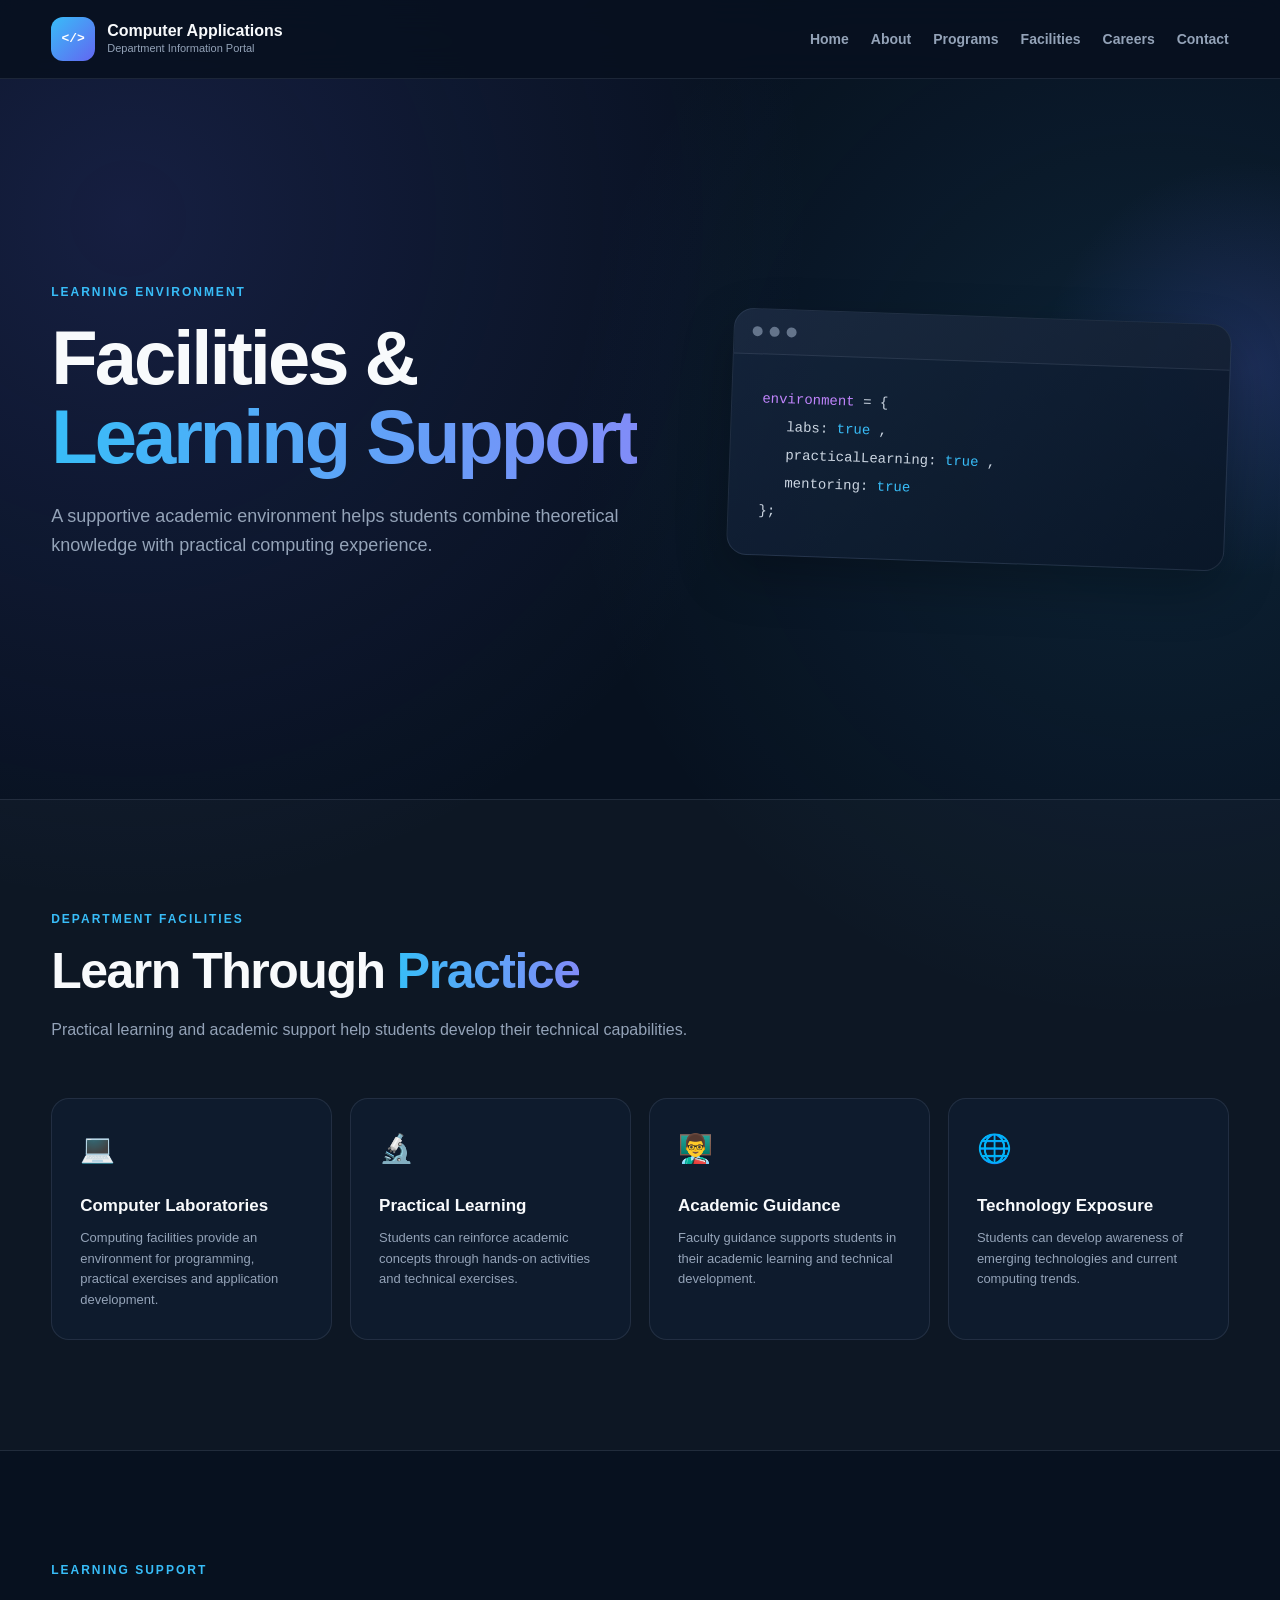
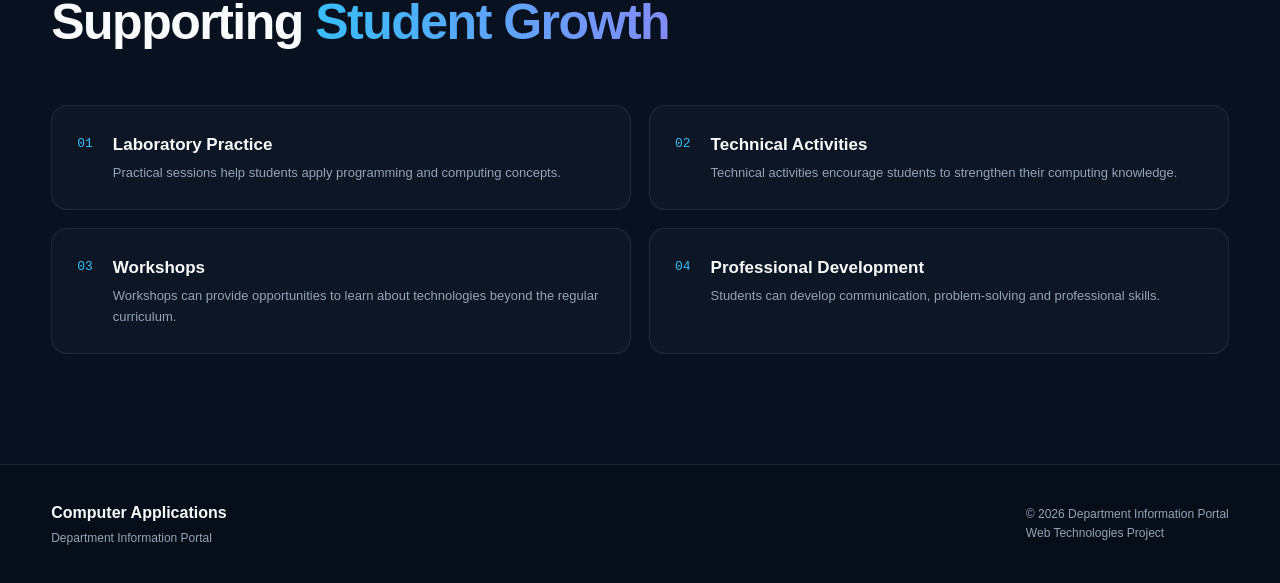
<file: facilities.html>
<!DOCTYPE html>
<html lang="en">

<head>

    <meta charset="UTF-8">

    <meta name="viewport"
          content="width=device-width, initial-scale=1.0">

    <title>Facilities | Computer Applications</title>

    <meta name="description"
          content="Facilities and learning support of the Department of Computer Applications.">

    <link rel="stylesheet" href="style.css">

</head>


<body>


    <!-- HEADER -->

    <header class="header">

        <div class="container nav-container">

            <div class="logo">

                <span class="logo-icon">
                    &lt;/&gt;
                </span>

                <div>

                    <h2>
                        Computer Applications
                    </h2>

                    <p>
                        Department Information Portal
                    </p>

                </div>

            </div>


            <nav class="navbar">

                <a href="index.html">
                    Home
                </a>

                <a href="about.html">
                    About
                </a>

                <a href="programs.html">
                    Programs
                </a>

                <a href="facilities.html">
                    Facilities
                </a>

                <a href="careers.html">
                    Careers
                </a>

                <a href="contact.html">
                    Contact
                </a>

            </nav>

        </div>

    </header>



    <!-- HERO -->

    <section class="hero">

        <div class="container hero-content">

            <div class="hero-text">

                <p class="small-heading">
                    LEARNING ENVIRONMENT
                </p>

                <h1>
                    Facilities &
                    <span>Learning Support</span>
                </h1>

                <p class="hero-description">
                    A supportive academic environment helps students
                    combine theoretical knowledge with practical
                    computing experience.
                </p>

            </div>


            <div class="hero-card">

                <div class="code-window">

                    <div class="window-top">

                        <span></span>
                        <span></span>
                        <span></span>

                    </div>


                    <div class="code-content">

                        <p>
                            <span class="code-keyword">
                                environment
                            </span> = {
                        </p>

                        <p class="indent">
                            labs:
                            <span class="code-value">
                                true
                            </span>,
                        </p>

                        <p class="indent">
                            practicalLearning:
                            <span class="code-value">
                                true
                            </span>,
                        </p>

                        <p class="indent">
                            mentoring:
                            <span class="code-value">
                                true
                            </span>
                        </p>

                        <p>};</p>

                    </div>

                </div>

            </div>

        </div>

    </section>



    <!-- FACILITIES -->

    <section class="section dark-section">

        <div class="container">

            <div class="section-heading">

                <p class="section-label">
                    DEPARTMENT FACILITIES
                </p>

                <h2>
                    Learn Through
                    <span>Practice</span>
                </h2>

                <p>
                    Practical learning and academic support help
                    students develop their technical capabilities.
                </p>

            </div>


            <div class="facility-grid">


                <div class="facility-card">

                    <div class="facility-icon">
                        💻
                    </div>

                    <h3>
                        Computer Laboratories
                    </h3>

                    <p>
                        Computing facilities provide an environment
                        for programming, practical exercises and
                        application development.
                    </p>

                </div>



                <div class="facility-card">

                    <div class="facility-icon">
                        🔬
                    </div>

                    <h3>
                        Practical Learning
                    </h3>

                    <p>
                        Students can reinforce academic concepts
                        through hands-on activities and technical
                        exercises.
                    </p>

                </div>



                <div class="facility-card">

                    <div class="facility-icon">
                        👨‍🏫
                    </div>

                    <h3>
                        Academic Guidance
                    </h3>

                    <p>
                        Faculty guidance supports students in their
                        academic learning and technical development.
                    </p>

                </div>



                <div class="facility-card">

                    <div class="facility-icon">
                        🌐
                    </div>

                    <h3>
                        Technology Exposure
                    </h3>

                    <p>
                        Students can develop awareness of emerging
                        technologies and current computing trends.
                    </p>

                </div>

            </div>

        </div>

    </section>



    <!-- LEARNING SUPPORT -->

    <section class="section">

        <div class="container">

            <div class="section-heading">

                <p class="section-label">
                    LEARNING SUPPORT
                </p>

                <h2>
                    Supporting
                    <span>Student Growth</span>
                </h2>

            </div>


            <div class="skills-grid">


                <div class="skill-item">

                    <span>01</span>

                    <div>

                        <h3>
                            Laboratory Practice
                        </h3>

                        <p>
                            Practical sessions help students apply
                            programming and computing concepts.
                        </p>

                    </div>

                </div>



                <div class="skill-item">

                    <span>02</span>

                    <div>

                        <h3>
                            Technical Activities
                        </h3>

                        <p>
                            Technical activities encourage students
                            to strengthen their computing knowledge.
                        </p>

                    </div>

                </div>



                <div class="skill-item">

                    <span>03</span>

                    <div>

                        <h3>
                            Workshops
                        </h3>

                        <p>
                            Workshops can provide opportunities to
                            learn about technologies beyond the
                            regular curriculum.
                        </p>

                    </div>

                </div>



                <div class="skill-item">

                    <span>04</span>

                    <div>

                        <h3>
                            Professional Development
                        </h3>

                        <p>
                            Students can develop communication,
                            problem-solving and professional skills.
                        </p>

                    </div>

                </div>

            </div>

        </div>

    </section>



    <!-- FOOTER -->

    <footer class="footer">

        <div class="container footer-content">

            <div>

                <h3>
                    Computer Applications
                </h3>

                <p>
                    Department Information Portal
                </p>

            </div>


            <div>

                <p>
                    © 2026 Department Information Portal
                </p>

                <p>
                    Web Technologies Project
                </p>

            </div>

        </div>

    </footer>


</body>
</html>
</file>
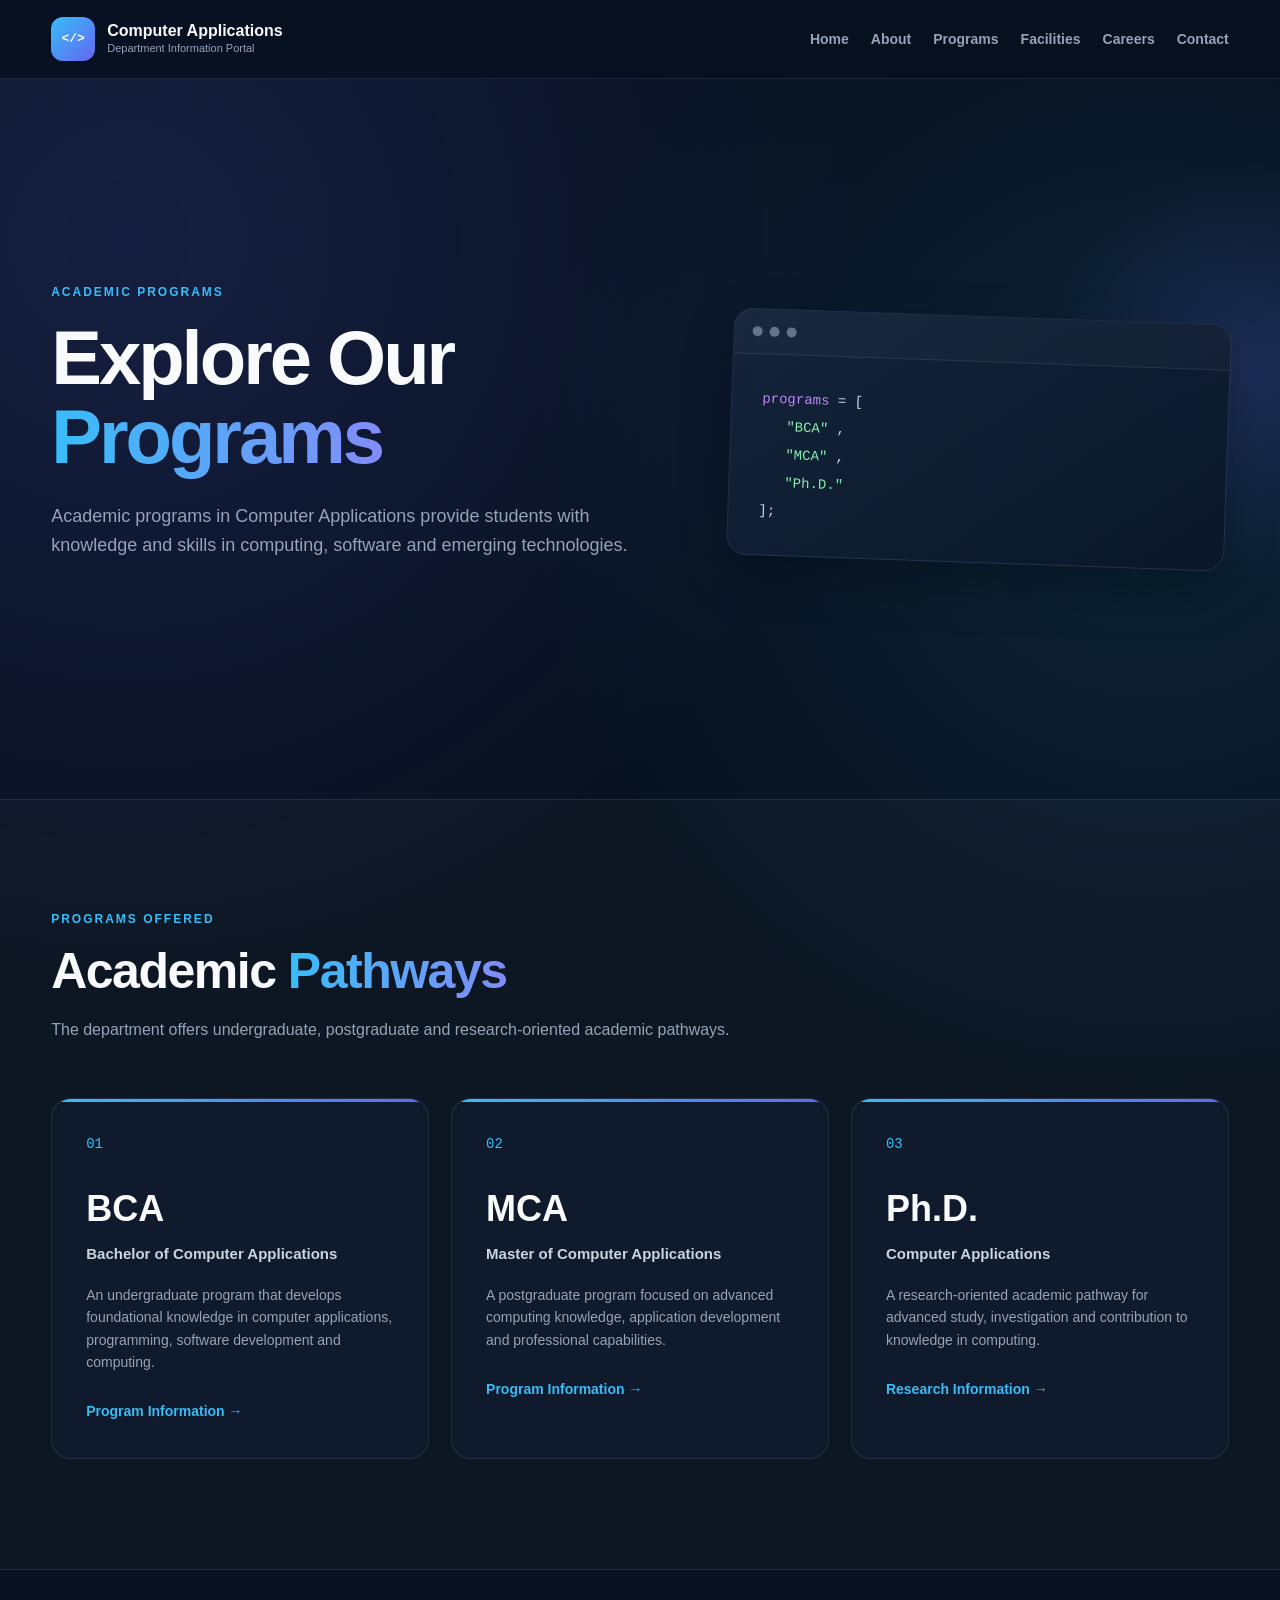
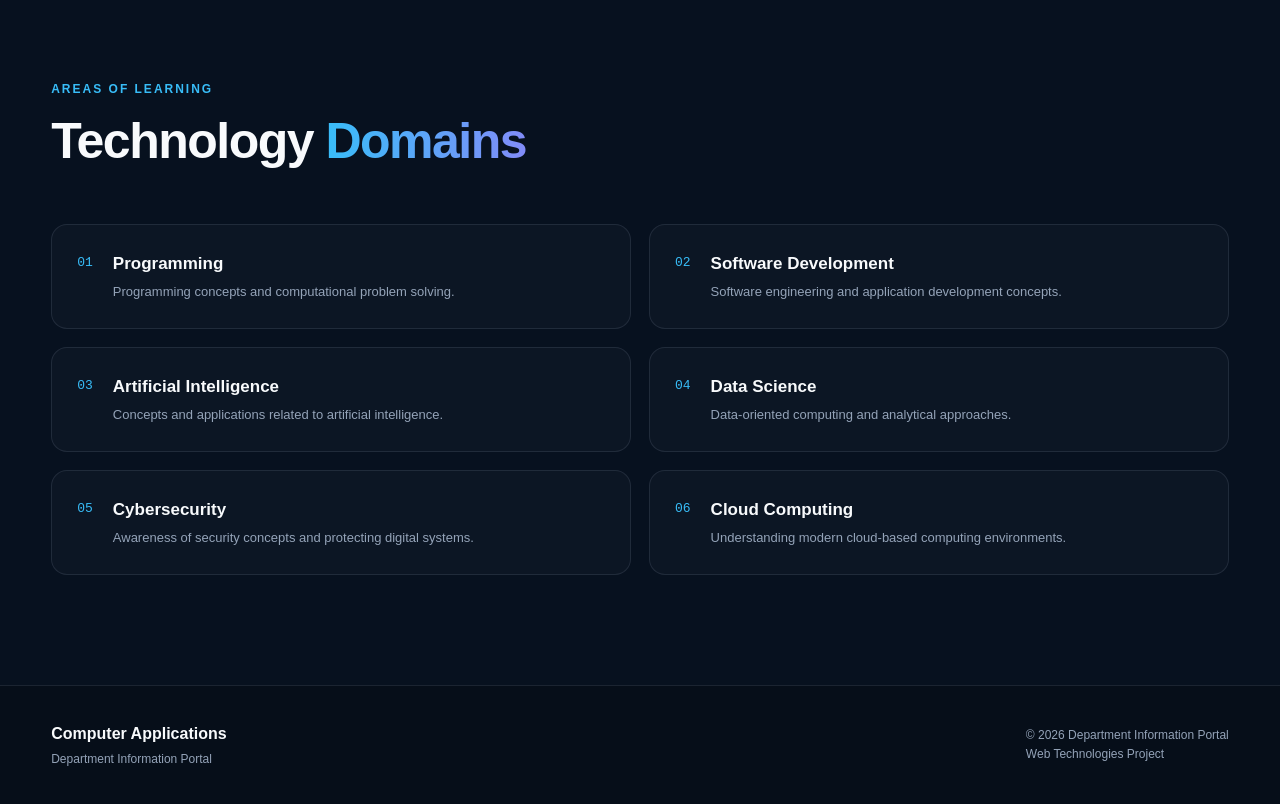
<file: programs.html>
<!DOCTYPE html>
<html lang="en">

<head>

    <meta charset="UTF-8">
    <meta name="viewport" content="width=device-width, initial-scale=1.0">

    <title>Programs | Computer Applications</title>

    <meta name="description"
          content="Academic programs offered by the Department of Computer Applications.">

    <link rel="stylesheet" href="style.css">

</head>

<body>


    <!-- HEADER -->

    <header class="header">

        <div class="container nav-container">

            <div class="logo">

                <span class="logo-icon">&lt;/&gt;</span>

                <div>

                    <h2>Computer Applications</h2>

                    <p>
                        Department Information Portal
                    </p>

                </div>

            </div>


            <nav class="navbar">

                <a href="index.html">Home</a>

                <a href="about.html">About</a>

                <a href="programs.html">Programs</a>

                <a href="facilities.html">Facilities</a>

                <a href="careers.html">Careers</a>

                <a href="contact.html">Contact</a>

            </nav>

        </div>

    </header>



    <!-- HERO -->

    <section class="hero">

        <div class="container hero-content">

            <div class="hero-text">

                <p class="small-heading">
                    ACADEMIC PROGRAMS
                </p>

                <h1>
                    Explore Our
                    <span>Programs</span>
                </h1>

                <p class="hero-description">
                    Academic programs in Computer Applications provide
                    students with knowledge and skills in computing,
                    software and emerging technologies.
                </p>

            </div>


            <div class="hero-card">

                <div class="code-window">

                    <div class="window-top">

                        <span></span>
                        <span></span>
                        <span></span>

                    </div>


                    <div class="code-content">

                        <p>
                            <span class="code-keyword">
                                programs
                            </span> = [
                        </p>

                        <p class="indent">
                            <span class="code-string">
                                "BCA"
                            </span>,
                        </p>

                        <p class="indent">
                            <span class="code-string">
                                "MCA"
                            </span>,
                        </p>

                        <p class="indent">
                            <span class="code-string">
                                "Ph.D."
                            </span>
                        </p>

                        <p>];</p>

                    </div>

                </div>

            </div>

        </div>

    </section>



    <!-- PROGRAMS -->

    <section class="section dark-section">

        <div class="container">

            <div class="section-heading">

                <p class="section-label">
                    PROGRAMS OFFERED
                </p>

                <h2>
                    Academic
                    <span>Pathways</span>
                </h2>

                <p>
                    The department offers undergraduate, postgraduate
                    and research-oriented academic pathways.
                </p>

            </div>


            <div class="program-grid">


                <!-- BCA -->

                <article class="program-card">

                    <div class="program-number">
                        01
                    </div>

                    <h3>
                        BCA
                    </h3>

                    <h4>
                        Bachelor of Computer Applications
                    </h4>

                    <p>
                        An undergraduate program that develops
                        foundational knowledge in computer applications,
                        programming, software development and computing.
                    </p>

                    <a href="contact.html">
                        Program Information →
                    </a>

                </article>



                <!-- MCA -->

                <article class="program-card">

                    <div class="program-number">
                        02
                    </div>

                    <h3>
                        MCA
                    </h3>

                    <h4>
                        Master of Computer Applications
                    </h4>

                    <p>
                        A postgraduate program focused on advanced
                        computing knowledge, application development
                        and professional capabilities.
                    </p>

                    <a href="contact.html">
                        Program Information →
                    </a>

                </article>



                <!-- PhD -->

                <article class="program-card">

                    <div class="program-number">
                        03
                    </div>

                    <h3>
                        Ph.D.
                    </h3>

                    <h4>
                        Computer Applications
                    </h4>

                    <p>
                        A research-oriented academic pathway for advanced
                        study, investigation and contribution to knowledge
                        in computing.
                    </p>

                    <a href="contact.html">
                        Research Information →
                    </a>

                </article>

            </div>

        </div>

    </section>



    <!-- AREAS -->

    <section class="section">

        <div class="container">

            <div class="section-heading">

                <p class="section-label">
                    AREAS OF LEARNING
                </p>

                <h2>
                    Technology
                    <span>Domains</span>
                </h2>

            </div>


            <div class="skills-grid">


                <div class="skill-item">

                    <span>01</span>

                    <div>

                        <h3>
                            Programming
                        </h3>

                        <p>
                            Programming concepts and computational
                            problem solving.
                        </p>

                    </div>

                </div>



                <div class="skill-item">

                    <span>02</span>

                    <div>

                        <h3>
                            Software Development
                        </h3>

                        <p>
                            Software engineering and application
                            development concepts.
                        </p>

                    </div>

                </div>



                <div class="skill-item">

                    <span>03</span>

                    <div>

                        <h3>
                            Artificial Intelligence
                        </h3>

                        <p>
                            Concepts and applications related to
                            artificial intelligence.
                        </p>

                    </div>

                </div>



                <div class="skill-item">

                    <span>04</span>

                    <div>

                        <h3>
                            Data Science
                        </h3>

                        <p>
                            Data-oriented computing and analytical
                            approaches.
                        </p>

                    </div>

                </div>



                <div class="skill-item">

                    <span>05</span>

                    <div>

                        <h3>
                            Cybersecurity
                        </h3>

                        <p>
                            Awareness of security concepts and
                            protecting digital systems.
                        </p>

                    </div>

                </div>



                <div class="skill-item">

                    <span>06</span>

                    <div>

                        <h3>
                            Cloud Computing
                        </h3>

                        <p>
                            Understanding modern cloud-based
                            computing environments.
                        </p>

                    </div>

                </div>

            </div>

        </div>

    </section>



    <!-- FOOTER -->

    <footer class="footer">

        <div class="container footer-content">

            <div>

                <h3>
                    Computer Applications
                </h3>

                <p>
                    Department Information Portal
                </p>

            </div>


            <div>

                <p>
                    © 2026 Department Information Portal
                </p>

                <p>
                    Web Technologies Project
                </p>

            </div>

        </div>

    </footer>


</body>
</html>
</file>
<file: style.css>
/* =====================================================
   DEPARTMENT INFORMATION PORTAL
   HTML + CSS PROJECT
   ===================================================== */


/* ================= ROOT VARIABLES ================= */

:root {
    --bg: #07111f;
    --bg-light: #0b1729;
    --card: #101d30;
    --card-light: #14243b;

    --primary: #38bdf8;
    --secondary: #6366f1;

    --text: #f8fafc;
    --muted: #94a3b8;

    --border: rgba(148, 163, 184, 0.15);

    --max-width: 1180px;

    --radius: 20px;

    --shadow:
        0 20px 50px rgba(0, 0, 0, 0.25);
}


/* ================= RESET ================= */

* {
    margin: 0;
    padding: 0;
    box-sizing: border-box;
}


html {
    scroll-behavior: smooth;
}


body {
    font-family:
        Inter,
        "Segoe UI",
        Roboto,
        Arial,
        sans-serif;

    background:
        radial-gradient(
            circle at 10% 10%,
            rgba(99, 102, 241, 0.16),
            transparent 30%
        ),
        radial-gradient(
            circle at 90% 20%,
            rgba(56, 189, 248, 0.10),
            transparent 28%
        ),
        var(--bg);

    color: var(--text);

    line-height: 1.6;

    overflow-x: hidden;
}


a {
    text-decoration: none;
    color: inherit;
}


img {
    max-width: 100%;
    display: block;
}


.container {
    width: min(92%, var(--max-width));
    margin: auto;
}


/* ================= HEADER ================= */

.header {
    position: sticky;
    top: 0;
    z-index: 1000;

    background: rgba(7, 17, 31, 0.88);

    backdrop-filter: blur(16px);

    border-bottom: 1px solid var(--border);
}


.nav-container {
    min-height: 78px;

    display: flex;
    align-items: center;
    justify-content: space-between;

    gap: 30px;
}


/* Logo */

.logo {
    display: flex;
    align-items: center;
    gap: 12px;
}


.logo-icon {
    width: 44px;
    height: 44px;

    display: grid;
    place-items: center;

    border-radius: 12px;

    background:
        linear-gradient(
            135deg,
            var(--primary),
            var(--secondary)
        );

    color: white;

    font-weight: 800;

    font-family: monospace;
}


.logo h2 {
    font-size: 16px;
    line-height: 1.2;
}


.logo p {
    color: var(--muted);
    font-size: 11px;
}


/* Navigation */

.navbar {
    display: flex;
    align-items: center;
    gap: 22px;
}


.navbar a {
    color: var(--muted);

    font-size: 14px;
    font-weight: 600;

    transition:
        color 0.3s ease,
        transform 0.3s ease;
}


.navbar a:hover {
    color: var(--primary);
    transform: translateY(-2px);
}


/* ================= HERO ================= */

.hero {
    min-height: 720px;

    display: flex;
    align-items: center;

    position: relative;

    padding: 90px 0;
}


.hero::before {
    content: "";

    position: absolute;

    width: 420px;
    height: 420px;

    top: 80px;
    right: -180px;

    background:
        radial-gradient(
            circle,
            rgba(99, 102, 241, 0.20),
            transparent 70%
        );

    pointer-events: none;
}


.hero-content {
    display: grid;

    grid-template-columns:
        1.1fr
        0.9fr;

    align-items: center;

    gap: 70px;
}


.small-heading,
.section-label {
    color: var(--primary);

    font-size: 12px;

    font-weight: 800;

    letter-spacing: 2px;

    margin-bottom: 15px;
}


.hero h1 {
    font-size: clamp(42px, 6vw, 76px);

    line-height: 1.05;

    letter-spacing: -3px;

    margin-bottom: 25px;
}


.hero h1 span,
.section-heading span,
.career-text span,
.contact-box h2 span {
    background:
        linear-gradient(
            90deg,
            var(--primary),
            #818cf8
        );

    -webkit-background-clip: text;
    background-clip: text;

    color: transparent;
}


.hero-description {
    max-width: 620px;

    color: var(--muted);

    font-size: 18px;

    margin-bottom: 35px;
}


/* Buttons */

.hero-buttons {
    display: flex;

    flex-wrap: wrap;

    gap: 14px;
}


.btn {
    display: inline-flex;

    align-items: center;
    justify-content: center;

    min-height: 48px;

    padding: 0 24px;

    border-radius: 12px;

    font-size: 14px;

    font-weight: 700;

    transition:
        transform 0.3s ease,
        box-shadow 0.3s ease;
}


.btn:hover {
    transform: translateY(-3px);
}


.primary-btn {
    background: var(--primary);

    color: #03111d;

    box-shadow:
        0 10px 30px rgba(56, 189, 248, 0.20);
}


.secondary-btn {
    border: 1px solid var(--border);

    background: rgba(255, 255, 255, 0.04);

    color: var(--text);
}


/* Code Card */

.hero-card {
    position: relative;
}


.code-window {
    background:
        linear-gradient(
            145deg,
            rgba(20, 36, 59, 0.96),
            rgba(10, 23, 40, 0.96)
        );

    border: 1px solid var(--border);

    border-radius: 20px;

    box-shadow: var(--shadow);

    overflow: hidden;

    transform: rotate(2deg);

    transition: transform 0.4s ease;
}


.code-window:hover {
    transform: rotate(0deg) translateY(-5px);
}


.window-top {
    height: 45px;

    display: flex;

    align-items: center;

    gap: 7px;

    padding: 0 18px;

    border-bottom: 1px solid var(--border);

    background: rgba(255, 255, 255, 0.025);
}


.window-top span {
    width: 10px;
    height: 10px;

    border-radius: 50%;

    background: #64748b;
}


.code-content {
    padding: 30px;

    font-family:
        "Courier New",
        monospace;

    font-size: 14px;

    color: #cbd5e1;

    line-height: 2;
}


.code-keyword {
    color: #c084fc;
}


.code-string {
    color: #86efac;
}


.code-value {
    color: #38bdf8;
}


.indent {
    padding-left: 25px;
}


/* ================= GENERAL SECTION ================= */

.section {
    padding: 110px 0;
}


.dark-section {
    background:
        rgba(255, 255, 255, 0.025);

    border-top: 1px solid var(--border);

    border-bottom: 1px solid var(--border);
}


.section-heading {
    max-width: 720px;

    margin-bottom: 55px;
}


.section-heading h2 {
    font-size: clamp(32px, 5vw, 50px);

    line-height: 1.1;

    letter-spacing: -1.5px;

    margin-bottom: 18px;
}


.section-heading > p:last-child {
    color: var(--muted);

    font-size: 16px;
}


/* ================= ABOUT ================= */

.about-grid {
    display: grid;

    grid-template-columns:
        repeat(3, 1fr);

    gap: 22px;
}


.about-card {
    padding: 32px;

    background:
        linear-gradient(
            145deg,
            rgba(16, 29, 48, 0.90),
            rgba(12, 25, 43, 0.90)
        );

    border: 1px solid var(--border);

    border-radius: var(--radius);

    transition:
        transform 0.3s ease,
        border-color 0.3s ease;
}


.about-card:hover {
    transform: translateY(-8px);

    border-color:
        rgba(56, 189, 248, 0.35);
}


.icon-box {
    width: 52px;
    height: 52px;

    display: grid;
    place-items: center;

    margin-bottom: 22px;

    border-radius: 14px;

    background:
        rgba(56, 189, 248, 0.10);

    font-size: 22px;
}


.about-card h3 {
    margin-bottom: 10px;

    font-size: 20px;
}


.about-card p {
    color: var(--muted);

    font-size: 14px;
}


/* ================= PROGRAMS ================= */

.program-grid {
    display: grid;

    grid-template-columns:
        repeat(3, 1fr);

    gap: 22px;
}


.program-card {
    position: relative;

    padding: 34px;

    background:
        rgba(16, 29, 48, 0.75);

    border: 1px solid var(--border);

    border-radius: var(--radius);

    overflow: hidden;

    transition:
        transform 0.3s ease,
        border-color 0.3s ease;
}


.program-card::before {
    content: "";

    position: absolute;

    left: 0;
    top: 0;

    width: 100%;
    height: 3px;

    background:
        linear-gradient(
            90deg,
            var(--primary),
            var(--secondary)
        );
}


.program-card:hover {
    transform: translateY(-8px);

    border-color:
        rgba(99, 102, 241, 0.45);
}


.program-number {
    color: var(--primary);

    font-family: monospace;

    font-size: 14px;

    margin-bottom: 25px;
}


.program-card h3 {
    font-size: 36px;

    margin-bottom: 4px;
}


.program-card h4 {
    font-size: 15px;

    color: #cbd5e1;

    margin-bottom: 18px;
}


.program-card p {
    color: var(--muted);

    font-size: 14px;

    margin-bottom: 25px;
}


.program-card a {
    color: var(--primary);

    font-size: 14px;

    font-weight: 700;
}


/* ================= LEARNING ================= */

.skills-grid {
    display: grid;

    grid-template-columns:
        repeat(2, 1fr);

    gap: 18px;
}


.skill-item {
    display: flex;

    align-items: flex-start;

    gap: 20px;

    padding: 25px;

    border: 1px solid var(--border);

    border-radius: 16px;

    background:
        rgba(255, 255, 255, 0.025);

    transition:
        transform 0.3s ease,
        background 0.3s ease;
}


.skill-item:hover {
    transform: translateX(5px);

    background:
        rgba(56, 189, 248, 0.05);
}


.skill-item > span {
    color: var(--primary);

    font-family: monospace;

    font-size: 13px;

    padding-top: 3px;
}


.skill-item h3 {
    font-size: 17px;

    margin-bottom: 5px;
}


.skill-item p {
    color: var(--muted);

    font-size: 13px;
}


/* ================= FACILITIES ================= */

.facility-grid {
    display: grid;

    grid-template-columns:
        repeat(4, 1fr);

    gap: 18px;
}


.facility-card {
    padding: 28px;

    background:
        rgba(16, 29, 48, 0.85);

    border: 1px solid var(--border);

    border-radius: 18px;

    transition:
        transform 0.3s ease;
}


.facility-card:hover {
    transform: translateY(-6px);
}


.facility-icon {
    font-size: 28px;

    margin-bottom: 20px;
}


.facility-card h3 {
    font-size: 17px;

    margin-bottom: 9px;
}


.facility-card p {
    color: var(--muted);

    font-size: 13px;
}


/* ================= CAREERS ================= */

.career-content {
    display: grid;

    grid-template-columns:
        1fr 1fr;

    gap: 80px;

    align-items: center;
}


.career-text h2 {
    font-size: clamp(32px, 5vw, 52px);

    line-height: 1.1;

    letter-spacing: -1.5px;

    margin-bottom: 20px;
}


.career-text > p:last-child {
    color: var(--muted);

    font-size: 16px;
}


.career-list {
    display: flex;

    flex-direction: column;

    gap: 12px;
}


.career-item {
    display: flex;

    align-items: center;

    gap: 18px;

    padding: 18px 20px;

    border: 1px solid var(--border);

    border-radius: 14px;

    background:
        rgba(255, 255, 255, 0.025);
}


.career-item span {
    color: var(--primary);

    font-family: monospace;

    font-size: 13px;
}


.career-item strong {
    font-size: 15px;
}


/* ================= CONTACT ================= */

.contact-section {
    padding-bottom: 120px;
}


.contact-box {
    display: grid;

    grid-template-columns:
        1.1fr
        0.9fr;

    gap: 60px;

    padding: 55px;

    background:
        linear-gradient(
            135deg,
            rgba(56, 189, 248, 0.08),
            rgba(99, 102, 241, 0.08)
        );

    border: 1px solid var(--border);

    border-radius: 24px;
}


.contact-box h2 {
    font-size: clamp(30px, 4vw, 48px);

    line-height: 1.1;

    margin-bottom: 18px;
}


.contact-box > div:first-child > p:last-child {
    color: var(--muted);

    max-width: 600px;
}


.contact-details {
    display: flex;

    flex-direction: column;

    gap: 18px;
}


.contact-item {
    display: flex;

    gap: 15px;

    padding: 18px;

    background:
        rgba(0, 0, 0, 0.12);

    border: 1px solid var(--border);

    border-radius: 14px;
}


.contact-item > span {
    font-size: 20px;
}


.contact-item strong {
    display: block;

    font-size: 14px;

    margin-bottom: 3px;
}


.contact-item p {
    color: var(--muted);

    font-size: 13px;
}


.contact-item a {
    color: var(--primary);
}


/* ================= FOOTER ================= */

.footer {
    border-top: 1px solid var(--border);

    padding: 35px 0;

    background:
        rgba(0, 0, 0, 0.20);
}


.footer-content {
    display: flex;

    align-items: center;

    justify-content: space-between;

    gap: 30px;
}


.footer h3 {
    font-size: 16px;

    margin-bottom: 3px;
}


.footer p {
    color: var(--muted);

    font-size: 12px;
}


/* ================= RESPONSIVE DESIGN ================= */

@media (max-width: 1000px) {

    .navbar {
        gap: 12px;
    }

    .navbar a {
        font-size: 12px;
    }


    .hero-content {
        grid-template-columns: 1fr;

        gap: 50px;
    }


    .hero {
        min-height: auto;
    }


    .hero-card {
        max-width: 650px;
    }


    .facility-grid {
        grid-template-columns:
            repeat(2, 1fr);
    }


    .career-content {
        grid-template-columns: 1fr;

        gap: 45px;
    }

}


@media (max-width: 760px) {

    .header {
        position: relative;
    }


    .nav-container {
        padding: 18px 0;

        flex-direction: column;

        align-items: flex-start;
    }


    .navbar {
        width: 100%;

        overflow-x: auto;

        padding-bottom: 5px;

        justify-content: flex-start;
    }


    .navbar a {
        white-space: nowrap;

        font-size: 13px;
    }


    .hero {
        padding: 70px 0;
    }


    .hero h1 {
        font-size: 48px;

        letter-spacing: -2px;
    }


    .hero-description {
        font-size: 16px;
    }


    .section {
        padding: 80px 0;
    }


    .about-grid,
    .program-grid,
    .skills-grid {
        grid-template-columns: 1fr;
    }


    .facility-grid {
        grid-template-columns: 1fr;
    }


    .contact-box {
        grid-template-columns: 1fr;

        padding: 30px;

        gap: 35px;
    }


    .footer-content {
        flex-direction: column;

        align-items: flex-start;
    }

}


@media (max-width: 480px) {

    .logo h2 {
        font-size: 14px;
    }


    .hero h1 {
        font-size: 40px;
    }


    .hero-buttons {
        flex-direction: column;
    }


    .btn {
        width: 100%;
    }


    .code-content {
        padding: 20px;

        font-size: 11px;

        overflow-x: auto;
    }


    .section-heading h2 {
        font-size: 34px;
    }


    .contact-box h2 {
        font-size: 32px;
    }

}
    .program-card-link {
        color: var(--primary);
        font-size: 14px;
        font-weight: 700;
}

    .program-card-link:hover {
        text-decoration: underline;
}
</file>
